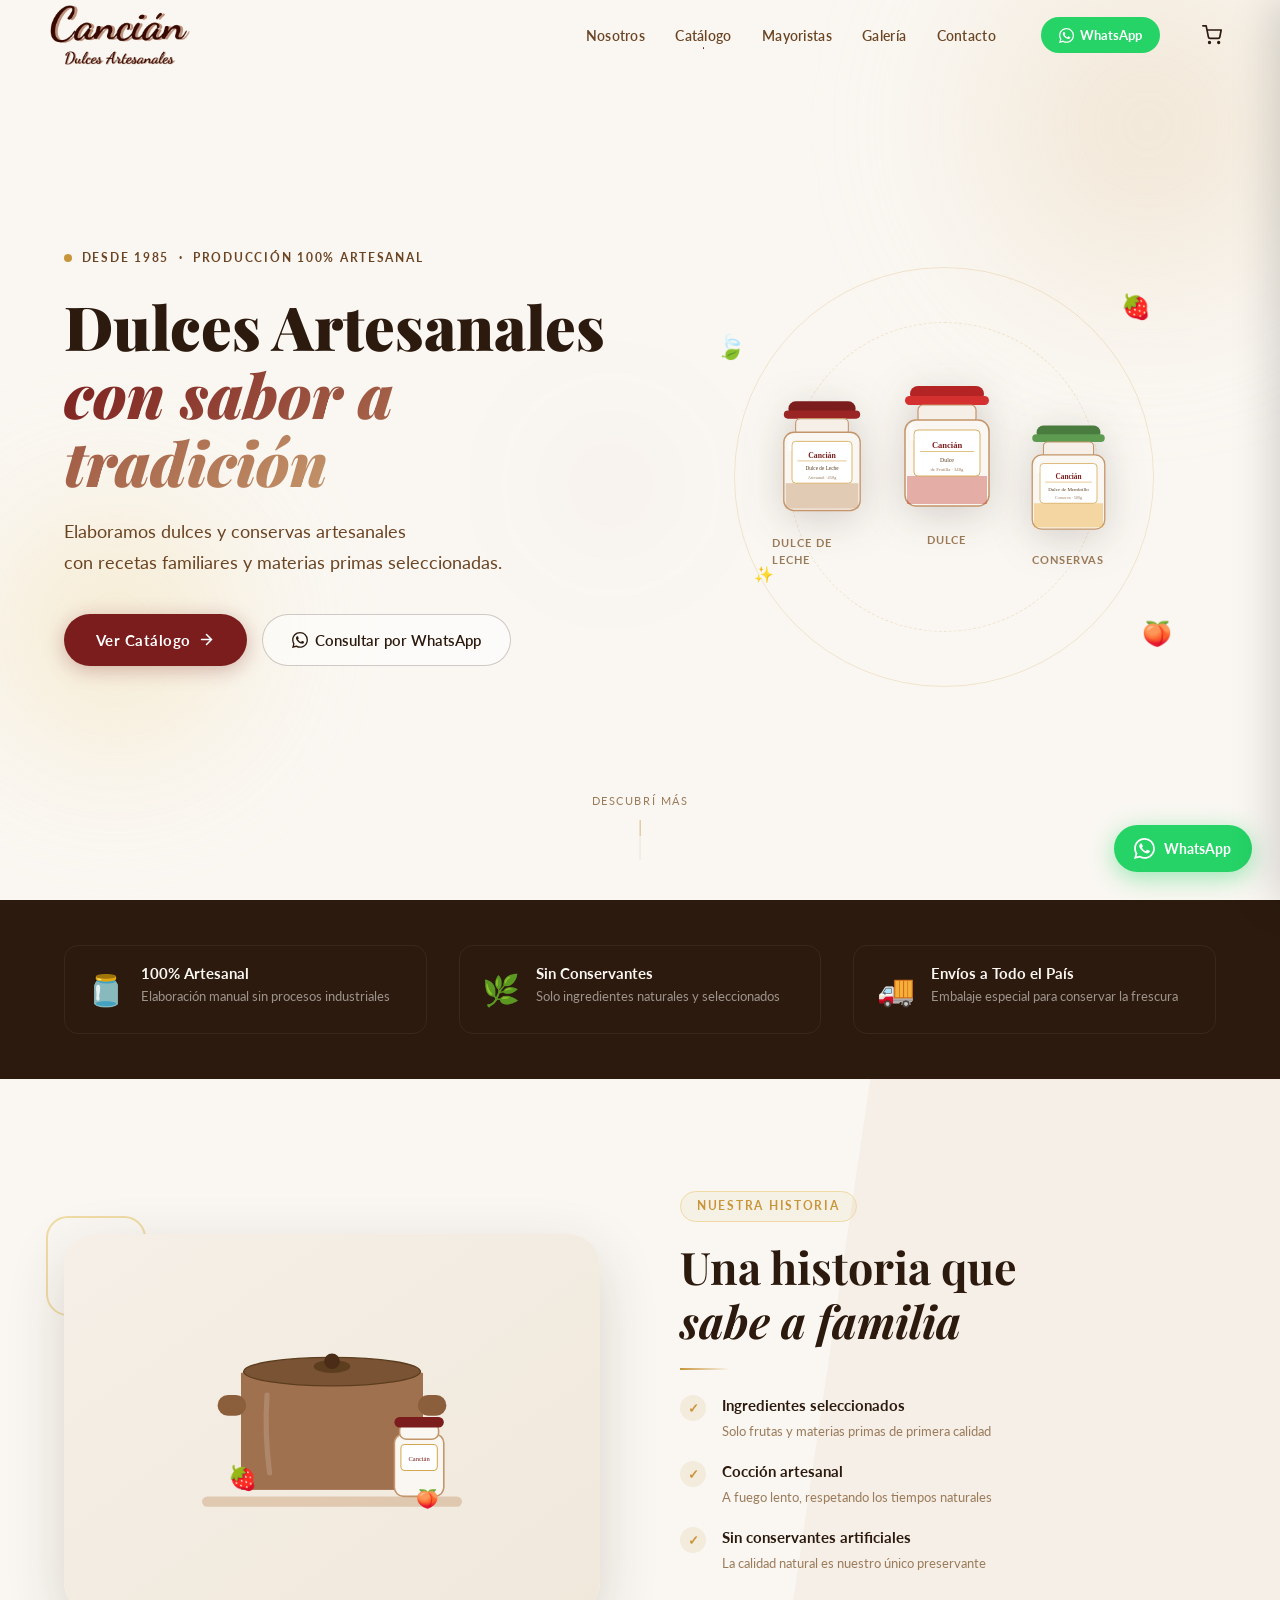
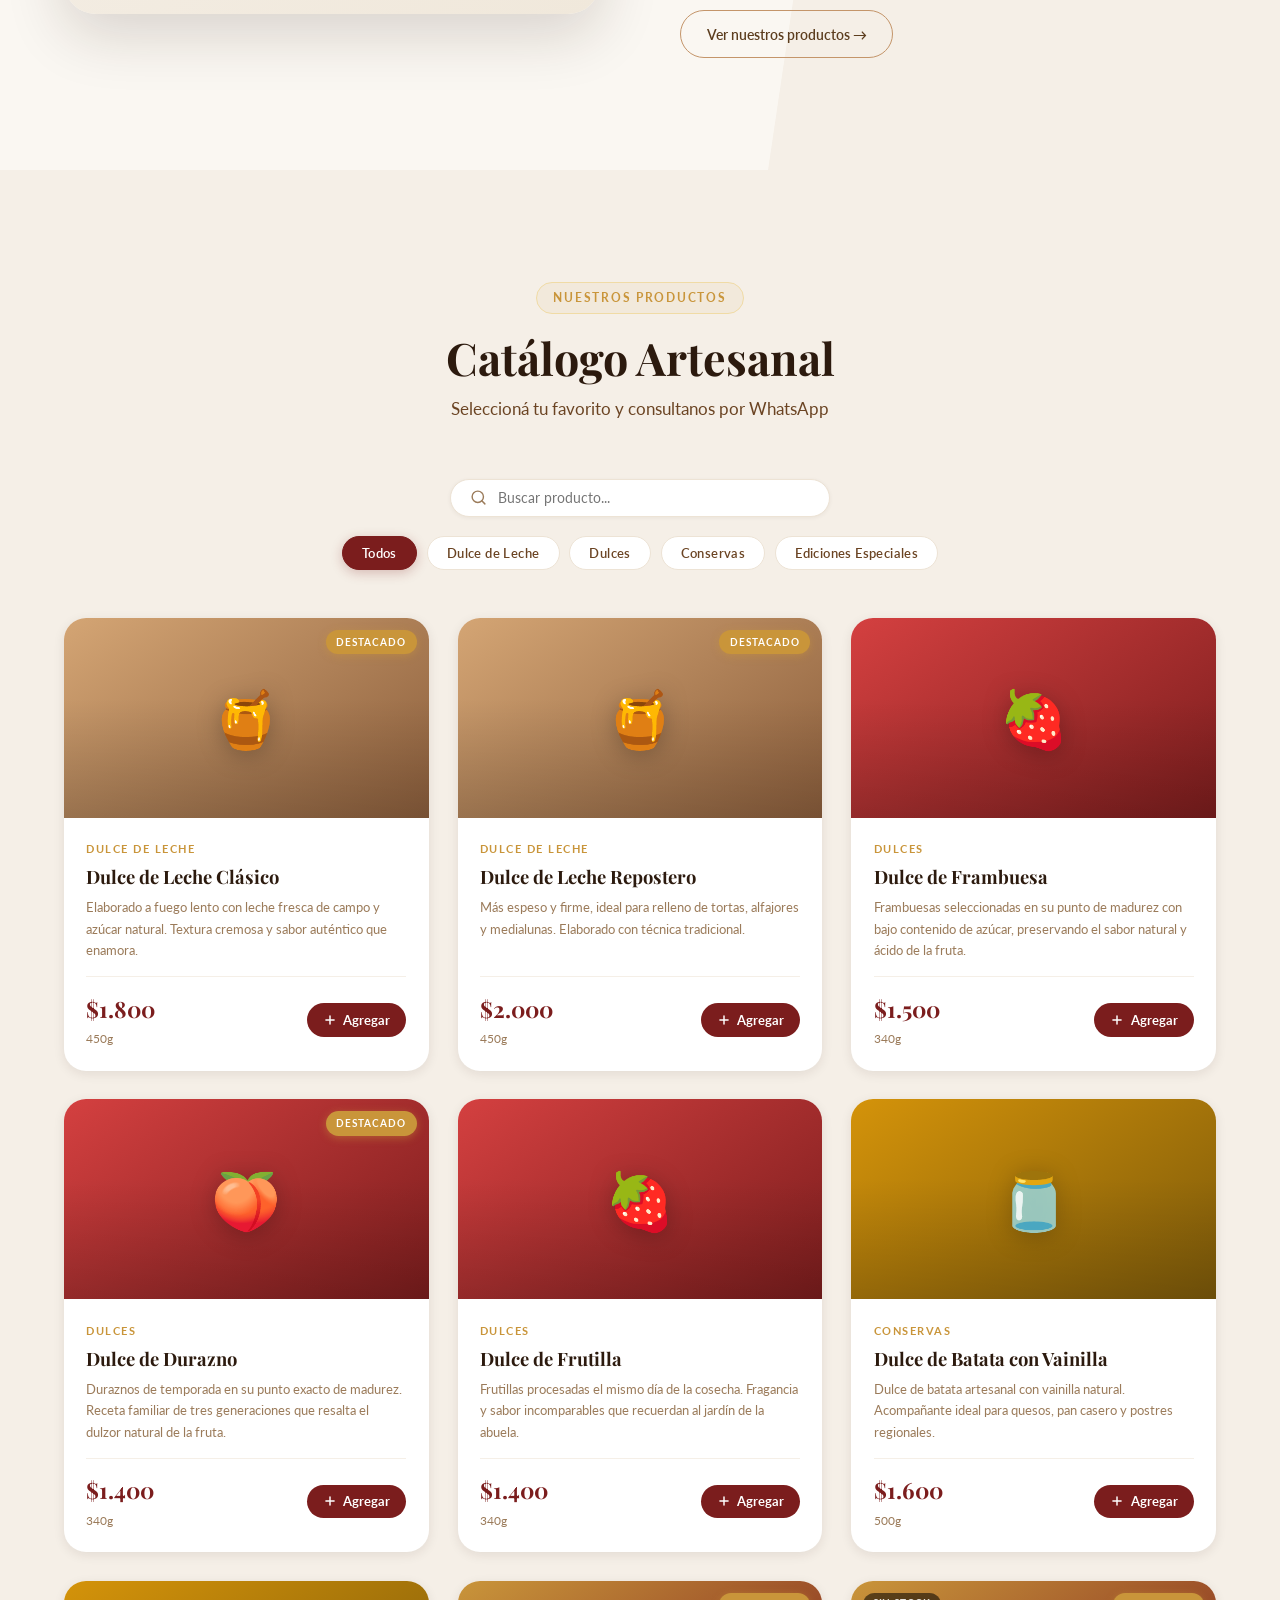
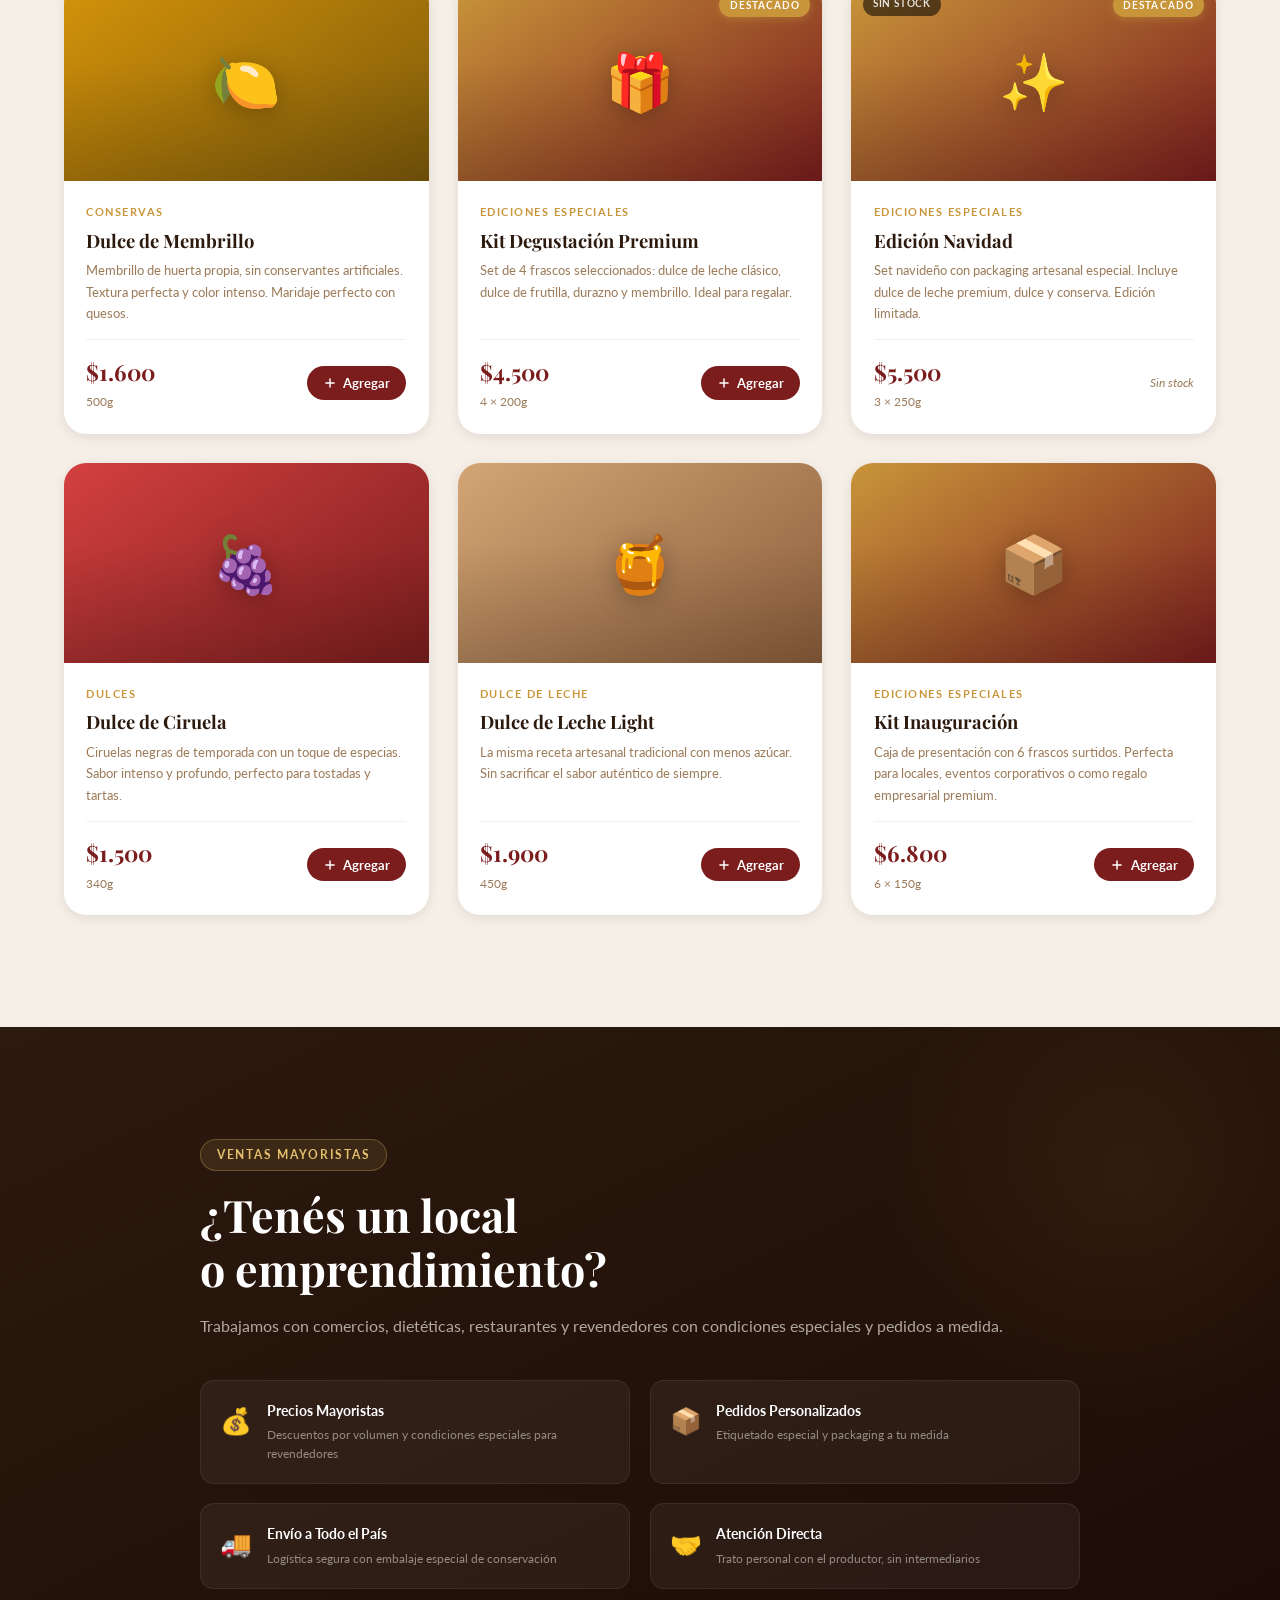
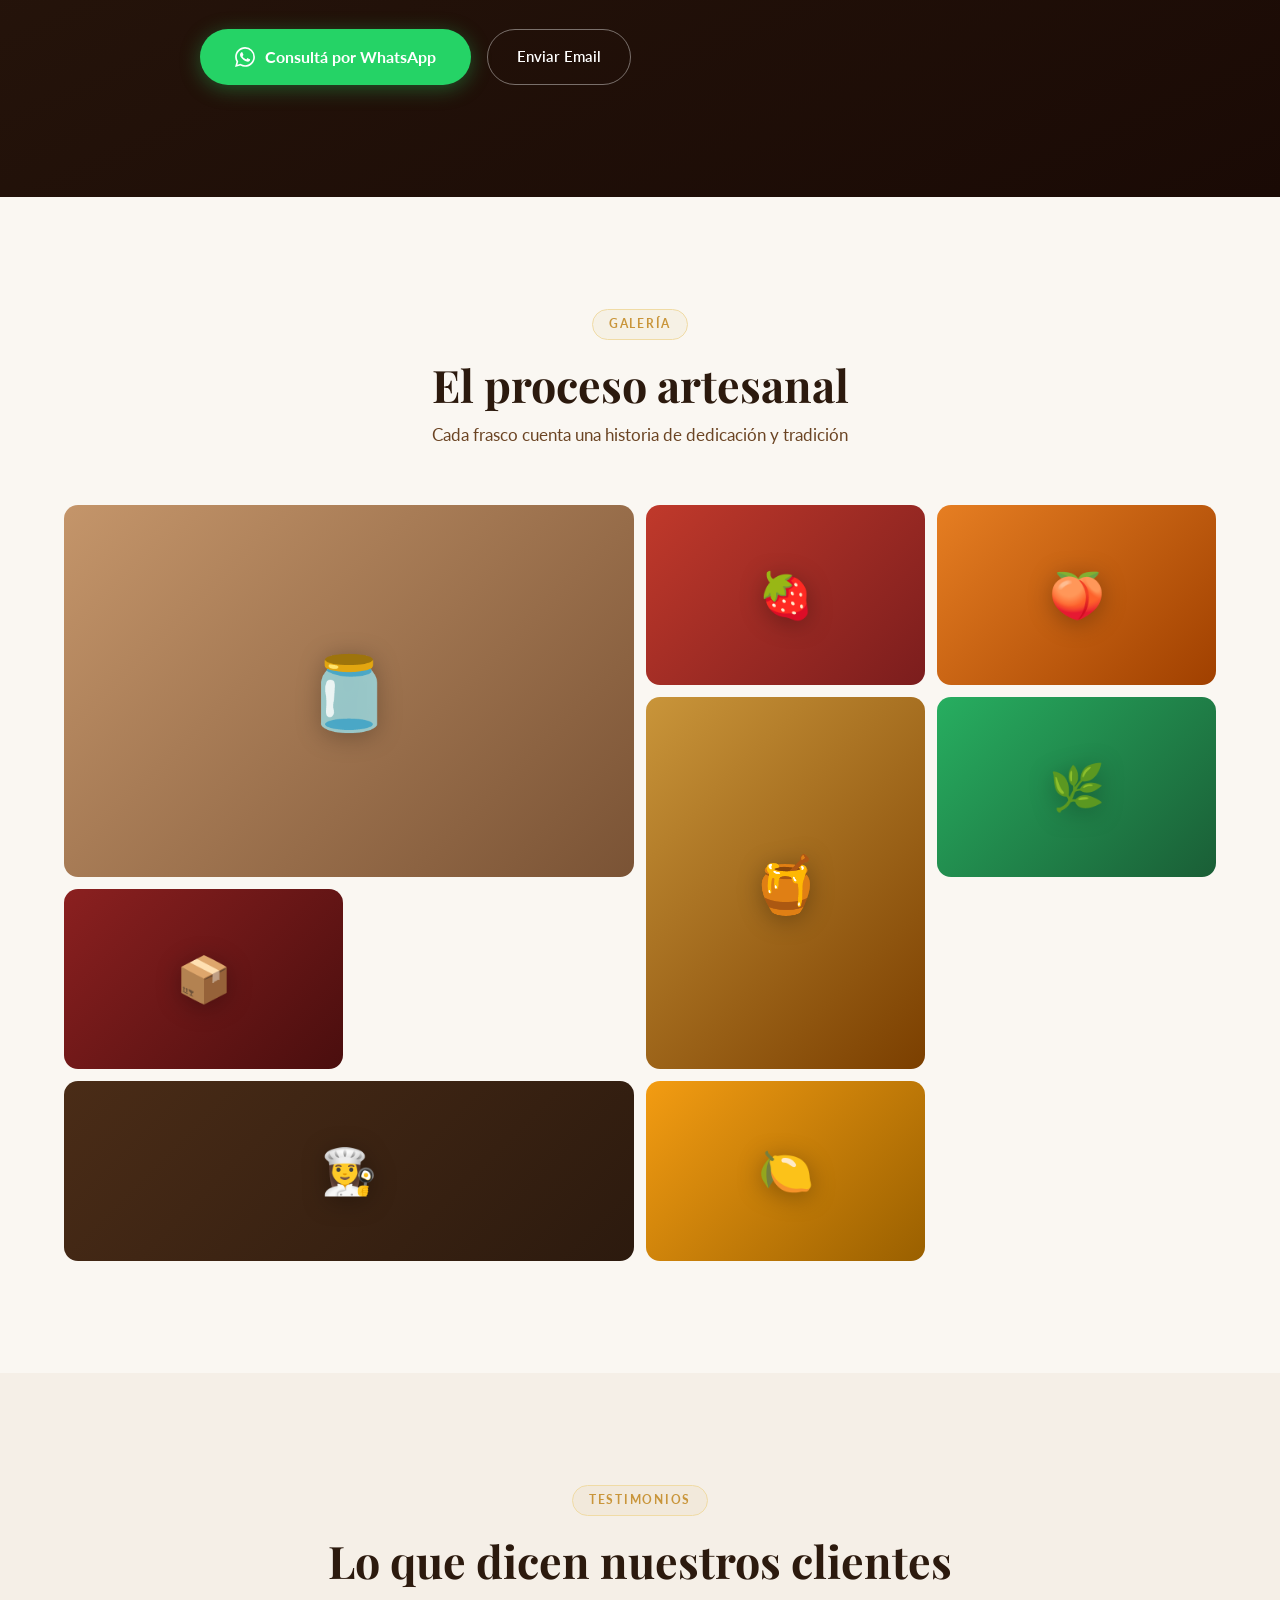
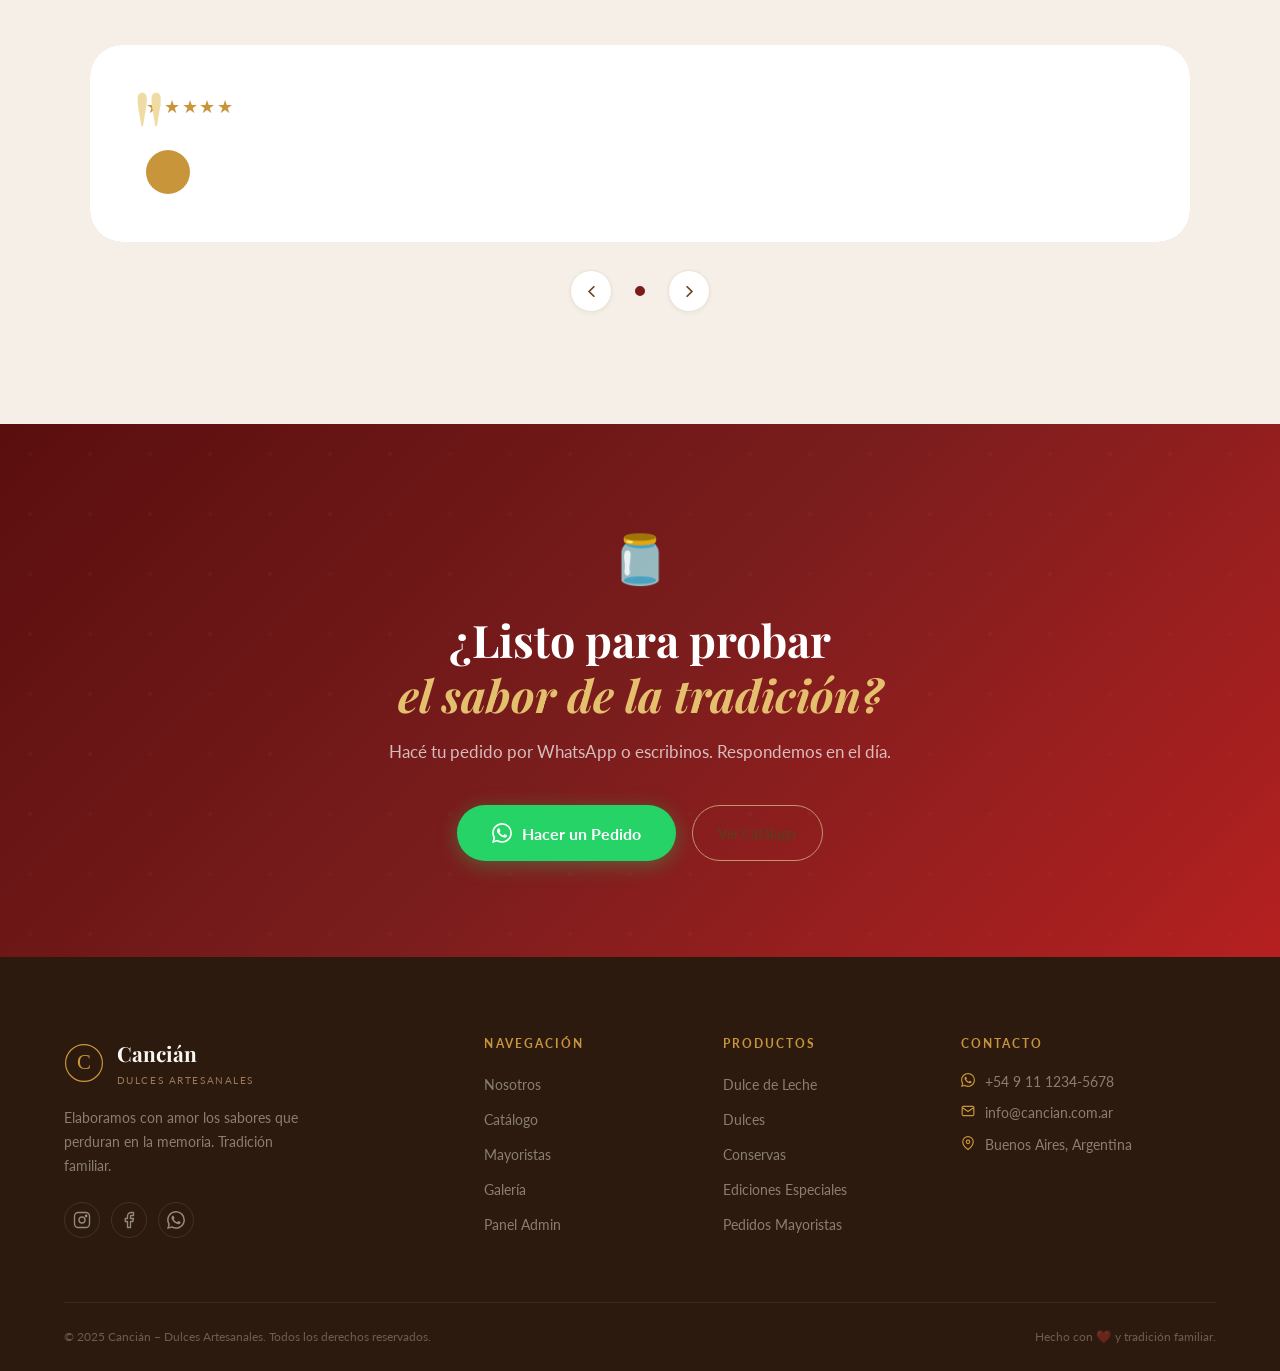
<file: index.html>
<!DOCTYPE html>
<html lang="es">
<head>
    <meta charset="UTF-8">
    <meta name="viewport" content="width=device-width, initial-scale=1.0">
    <meta name="description" content="Cancián Dulces Artesanales – Elaboramos dulces, dulces y conservas con recetas familiares y materias primas seleccionadas desde 1985.">
    <meta name="keywords" content="dulce de leche artesanal, dulces artesanales, conservas, dulces caseros, productos regionales Argentina">
    <meta property="og:title" content="Cancián – Dulces Artesanales">
    <meta property="og:description" content="Dulces y dulces artesanales con recetas familiares de tradición. Desde 1985.">
    <meta property="og:type" content="website">
    <title>Cancián – Dulces Artesanales</title>

    <link rel="preconnect" href="https://fonts.googleapis.com">
    <link rel="preconnect" href="https://fonts.gstatic.com" crossorigin>
    <link href="https://fonts.googleapis.com/css2?family=Playfair+Display:ital,wght@0,400;0,500;0,600;0,700;0,900;1,400;1,700&family=Crimson+Text:ital,wght@0,400;0,600;1,400&family=Lato:wght@300;400;700&display=swap" rel="stylesheet">
    <link rel="stylesheet" href="style.css?v=2">
    <link rel="icon" href="data:image/svg+xml,<svg xmlns='http://www.w3.org/2000/svg' viewBox='0 0 100 100'><rect width='100' height='100' rx='14' fill='%237B1D1D'/><text x='50%25' y='66%25' text-anchor='middle' font-family='Georgia,serif' font-size='60' fill='%23C9953A'>C</text></svg>">
</head>
<body class="is-loading">

    <!-- ====== LOADING SCREEN ====== -->
    <div class="loading-screen" id="loadingScreen">
        <div class="loading-inner">
            <div class="loading-emblem">
                <svg viewBox="0 0 100 100" xmlns="http://www.w3.org/2000/svg">
                    <circle cx="50" cy="50" r="46" fill="none" stroke="#C9953A" stroke-width="1.5" stroke-dasharray="289" stroke-dashoffset="289" class="loading-circle-anim"/>
                    <text x="50%" y="65%" text-anchor="middle" font-family="Georgia,serif" font-size="52" fill="#C9953A">C</text>
                </svg>
            </div>
            <p class="loading-name">Cancián</p>
            <p class="loading-sub">Dulces Artesanales</p>
            <div class="loading-bar-wrap"><div class="loading-bar-fill" id="loadingBar"></div></div>
        </div>
    </div>

    <!-- ====== WHATSAPP FLOTANTE ====== -->
    <a href="https://wa.me/5491112345678?text=Hola!%20Me%20interesa%20conocer%20sus%20productos%20artesanales." class="whatsapp-float" target="_blank" rel="noopener noreferrer" aria-label="Escribinos por WhatsApp">
        <svg viewBox="0 0 24 24" xmlns="http://www.w3.org/2000/svg" fill="currentColor">
            <path d="M17.472 14.382c-.297-.149-1.758-.867-2.03-.967-.273-.099-.471-.148-.67.15-.197.297-.767.966-.94 1.164-.173.199-.347.223-.644.075-.297-.15-1.255-.463-2.39-1.475-.883-.788-1.48-1.761-1.653-2.059-.173-.297-.018-.458.13-.606.134-.133.298-.347.446-.52.149-.174.198-.298.298-.497.099-.198.05-.371-.025-.52-.075-.149-.669-1.612-.916-2.207-.242-.579-.487-.5-.669-.51-.173-.008-.371-.01-.57-.01-.198 0-.52.074-.792.372-.272.297-1.04 1.016-1.04 2.479 0 1.462 1.065 2.875 1.213 3.074.149.198 2.096 3.2 5.077 4.487.709.306 1.262.489 1.694.625.712.227 1.36.195 1.871.118.571-.085 1.758-.719 2.006-1.413.248-.694.248-1.289.173-1.413-.074-.124-.272-.198-.57-.347m-5.421 7.403h-.004a9.87 9.87 0 01-5.031-1.378l-.361-.214-3.741.982.998-3.648-.235-.374a9.86 9.86 0 01-1.51-5.26c.001-5.45 4.436-9.884 9.888-9.884 2.64 0 5.122 1.03 6.988 2.898a9.825 9.825 0 012.893 6.994c-.003 5.45-4.437 9.884-9.885 9.884m8.413-18.297A11.815 11.815 0 0012.05 0C5.495 0 .16 5.335.157 11.892c0 2.096.547 4.142 1.588 5.945L.057 24l6.305-1.654a11.882 11.882 0 005.683 1.448h.005c6.554 0 11.89-5.335 11.893-11.893a11.821 11.821 0 00-3.48-8.413Z"/>
        </svg>
        <span class="wa-label">WhatsApp</span>
    </a>

    <!-- ====== NAVBAR ====== -->
    <nav class="navbar" id="navbar">
        <div class="nav-inner">
            <a href="#home" class="nav-logo">
                <img src="logo-cropped.png" alt="Cancián – Dulces Artesanales" class="nav-logo-img">
            </a>

            <ul class="nav-links" id="navLinks">
                <li><a href="#nosotros" class="nav-link">Nosotros</a></li>
                <li><a href="#catalogo" class="nav-link">Catálogo</a></li>
                <li><a href="#mayoristas" class="nav-link">Mayoristas</a></li>
                <li><a href="#galeria" class="nav-link">Galería</a></li>
                <li><a href="#contacto" class="nav-link">Contacto</a></li>
            </ul>

            <a href="https://wa.me/5491112345678" class="btn-nav-wa" target="_blank" rel="noopener">
                <svg viewBox="0 0 24 24" width="15" height="15" xmlns="http://www.w3.org/2000/svg" fill="currentColor">
                    <path d="M17.472 14.382c-.297-.149-1.758-.867-2.03-.967-.273-.099-.471-.148-.67.15-.197.297-.767.966-.94 1.164-.173.199-.347.223-.644.075-.297-.15-1.255-.463-2.39-1.475-.883-.788-1.48-1.761-1.653-2.059-.173-.297-.018-.458.13-.606.134-.133.298-.347.446-.52.149-.174.198-.298.298-.497.099-.198.05-.371-.025-.52-.075-.149-.669-1.612-.916-2.207-.242-.579-.487-.5-.669-.51-.173-.008-.371-.01-.57-.01-.198 0-.52.074-.792.372-.272.297-1.04 1.016-1.04 2.479 0 1.462 1.065 2.875 1.213 3.074.149.198 2.096 3.2 5.077 4.487.709.306 1.262.489 1.694.625.712.227 1.36.195 1.871.118.571-.085 1.758-.719 2.006-1.413.248-.694.248-1.289.173-1.413-.074-.124-.272-.198-.57-.347m-5.421 7.403h-.004a9.87 9.87 0 01-5.031-1.378l-.361-.214-3.741.982.998-3.648-.235-.374a9.86 9.86 0 01-1.51-5.26c.001-5.45 4.436-9.884 9.888-9.884 2.64 0 5.122 1.03 6.988 2.898a9.825 9.825 0 012.893 6.994c-.003 5.45-4.437 9.884-9.885 9.884m8.413-18.297A11.815 11.815 0 0012.05 0C5.495 0 .16 5.335.157 11.892c0 2.096.547 4.142 1.588 5.945L.057 24l6.305-1.654a11.882 11.882 0 005.683 1.448h.005c6.554 0 11.89-5.335 11.893-11.893a11.821 11.821 0 00-3.48-8.413Z"/>
                </svg>
                WhatsApp
            </a>

            <button class="cart-nav-btn" id="cartNavBtn" aria-label="Ver carrito">
                <svg viewBox="0 0 24 24" width="20" height="20" fill="none" stroke="currentColor" stroke-width="2" stroke-linecap="round" stroke-linejoin="round" xmlns="http://www.w3.org/2000/svg"><circle cx="9" cy="21" r="1"/><circle cx="20" cy="21" r="1"/><path d="M1 1h4l2.68 13.39a2 2 0 001.99 1.61h9.72a2 2 0 001.99-1.61L23 6H6"/></svg>
                <span class="cart-badge" id="cartBadge" style="display:none">0</span>
            </button>

            <button class="nav-toggle" id="navToggle" aria-label="Abrir menú">
                <span></span><span></span><span></span>
            </button>
        </div>
    </nav>

    <!-- ====== HERO ====== -->
    <section class="hero" id="home">
        <div class="hero-bg-orbs">
            <div class="orb orb-1"></div>
            <div class="orb orb-2"></div>
            <div class="orb orb-3"></div>
        </div>

        <div class="hero-inner">
            <!-- Text -->
            <div class="hero-text" data-reveal="fade-right">
                <div class="hero-badge">
                    <span class="badge-pulse"></span>
                    Desde 1985 &nbsp;·&nbsp; Producción 100% Artesanal
                </div>
                <h1 class="hero-h1">
                    Dulces Artesanales<br>
                    <em>con sabor a tradición</em>
                </h1>
                <p class="hero-p">
                    Elaboramos dulces y conservas artesanales<br class="hero-br">
                    con recetas familiares y materias primas seleccionadas.
                </p>
                <div class="hero-btns">
                    <a href="#catalogo" class="btn-primary">
                        Ver Catálogo
                        <svg viewBox="0 0 24 24" width="17" height="17" fill="none" stroke="currentColor" stroke-width="2.2" stroke-linecap="round" xmlns="http://www.w3.org/2000/svg"><path d="M5 12h14M12 5l7 7-7 7"/></svg>
                    </a>
                    <a href="https://wa.me/5491112345678?text=Hola!%20Me%20interesan%20sus%20productos%20artesanales." class="btn-outline-hero" target="_blank" rel="noopener">
                        <svg viewBox="0 0 24 24" width="16" height="16" fill="currentColor" xmlns="http://www.w3.org/2000/svg"><path d="M17.472 14.382c-.297-.149-1.758-.867-2.03-.967-.273-.099-.471-.148-.67.15-.197.297-.767.966-.94 1.164-.173.199-.347.223-.644.075-.297-.15-1.255-.463-2.39-1.475-.883-.788-1.48-1.761-1.653-2.059-.173-.297-.018-.458.13-.606.134-.133.298-.347.446-.52.149-.174.198-.298.298-.497.099-.198.05-.371-.025-.52-.075-.149-.669-1.612-.916-2.207-.242-.579-.487-.5-.669-.51-.173-.008-.371-.01-.57-.01-.198 0-.52.074-.792.372-.272.297-1.04 1.016-1.04 2.479 0 1.462 1.065 2.875 1.213 3.074.149.198 2.096 3.2 5.077 4.487.709.306 1.262.489 1.694.625.712.227 1.36.195 1.871.118.571-.085 1.758-.719 2.006-1.413.248-.694.248-1.289.173-1.413-.074-.124-.272-.198-.57-.347m-5.421 7.403h-.004a9.87 9.87 0 01-5.031-1.378l-.361-.214-3.741.982.998-3.648-.235-.374a9.86 9.86 0 01-1.51-5.26c.001-5.45 4.436-9.884 9.888-9.884 2.64 0 5.122 1.03 6.988 2.898a9.825 9.825 0 012.893 6.994c-.003 5.45-4.437 9.884-9.885 9.884m8.413-18.297A11.815 11.815 0 0012.05 0C5.495 0 .16 5.335.157 11.892c0 2.096.547 4.142 1.588 5.945L.057 24l6.305-1.654a11.882 11.882 0 005.683 1.448h.005c6.554 0 11.89-5.335 11.893-11.893a11.821 11.821 0 00-3.48-8.413Z"/></svg>
                        Consultar por WhatsApp
                    </a>
                </div>
            </div>

            <!-- Visual -->
            <div class="hero-visual" data-reveal="fade-left">
                <div class="hero-ring hero-ring-out"></div>
                <div class="hero-ring hero-ring-in"></div>
                <div class="hero-jars-wrap">
                    <!-- Jar 1 -->
                    <div class="hjar hjar-1">
                        <svg viewBox="0 0 110 155" xmlns="http://www.w3.org/2000/svg">
                            <rect x="18" y="18" width="74" height="16" rx="8" fill="#7B1D1D"/>
                            <rect x="13" y="28" width="84" height="9" rx="4.5" fill="#9B2525"/>
                            <rect x="26" y="37" width="58" height="18" rx="5" fill="#F5EFE7" stroke="#C4956A" stroke-width="1.2"/>
                            <rect x="13" y="52" width="84" height="86" rx="11" fill="#FAF7F2" stroke="#C4956A" stroke-width="1.5"/>
                            <rect x="15" y="108" width="80" height="28" rx="0 0 10 10" fill="#C4956A" opacity="0.45"/>
                            <rect x="22" y="62" width="66" height="46" rx="4" fill="white" stroke="#D4A853" stroke-width="0.9"/>
                            <text x="55" y="80" text-anchor="middle" font-family="Georgia,serif" font-size="8.5" fill="#7B1D1D" font-weight="bold">Cancián</text>
                            <line x1="28" y1="83.5" x2="82" y2="83.5" stroke="#D4A853" stroke-width="0.7"/>
                            <text x="55" y="94" text-anchor="middle" font-family="Georgia,serif" font-size="5.8" fill="#5C3D1E">Dulce de Leche</text>
                            <text x="55" y="103" text-anchor="middle" font-family="Georgia,serif" font-size="4.8" fill="#9B7B5A">Artesanal · 450g</text>
                            <rect x="18" y="55" width="3.5" height="18" rx="1.5" fill="white" opacity="0.55"/>
                        </svg>
                        <span class="hjar-label">Dulce de Leche</span>
                    </div>
                    <!-- Jar 2 -->
                    <div class="hjar hjar-2">
                        <svg viewBox="0 0 110 155" xmlns="http://www.w3.org/2000/svg">
                            <rect x="18" y="18" width="74" height="16" rx="8" fill="#B52424"/>
                            <rect x="13" y="28" width="84" height="9" rx="4.5" fill="#D43030"/>
                            <rect x="26" y="37" width="58" height="18" rx="5" fill="#F5EFE7" stroke="#C4956A" stroke-width="1.2"/>
                            <rect x="13" y="52" width="84" height="86" rx="11" fill="#FAF7F2" stroke="#C4956A" stroke-width="1.5"/>
                            <rect x="15" y="108" width="80" height="28" rx="0 0 10 10" fill="#C0392B" opacity="0.38"/>
                            <rect x="22" y="62" width="66" height="46" rx="4" fill="white" stroke="#D4A853" stroke-width="0.9"/>
                            <text x="55" y="80" text-anchor="middle" font-family="Georgia,serif" font-size="8.5" fill="#7B1D1D" font-weight="bold">Cancián</text>
                            <line x1="28" y1="83.5" x2="82" y2="83.5" stroke="#D4A853" stroke-width="0.7"/>
                            <text x="55" y="94" text-anchor="middle" font-family="Georgia,serif" font-size="5.8" fill="#5C3D1E">Dulce</text>
                            <text x="55" y="103" text-anchor="middle" font-family="Georgia,serif" font-size="4.8" fill="#9B7B5A">de Frutilla · 340g</text>
                            <rect x="18" y="55" width="3.5" height="18" rx="1.5" fill="white" opacity="0.55"/>
                        </svg>
                        <span class="hjar-label">Dulce</span>
                    </div>
                    <!-- Jar 3 -->
                    <div class="hjar hjar-3">
                        <svg viewBox="0 0 110 155" xmlns="http://www.w3.org/2000/svg">
                            <rect x="18" y="18" width="74" height="16" rx="8" fill="#4A7C3F"/>
                            <rect x="13" y="28" width="84" height="9" rx="4.5" fill="#5D9B50"/>
                            <rect x="26" y="37" width="58" height="18" rx="5" fill="#F5EFE7" stroke="#C4956A" stroke-width="1.2"/>
                            <rect x="13" y="52" width="84" height="86" rx="11" fill="#FAF7F2" stroke="#C4956A" stroke-width="1.5"/>
                            <rect x="15" y="108" width="80" height="28" rx="0 0 10 10" fill="#E8A020" opacity="0.38"/>
                            <rect x="22" y="62" width="66" height="46" rx="4" fill="white" stroke="#D4A853" stroke-width="0.9"/>
                            <text x="55" y="80" text-anchor="middle" font-family="Georgia,serif" font-size="8.5" fill="#7B1D1D" font-weight="bold">Cancián</text>
                            <line x1="28" y1="83.5" x2="82" y2="83.5" stroke="#D4A853" stroke-width="0.7"/>
                            <text x="55" y="94" text-anchor="middle" font-family="Georgia,serif" font-size="5.8" fill="#5C3D1E">Dulce de Membrillo</text>
                            <text x="55" y="103" text-anchor="middle" font-family="Georgia,serif" font-size="4.8" fill="#9B7B5A">Conserva · 500g</text>
                            <rect x="18" y="55" width="3.5" height="18" rx="1.5" fill="white" opacity="0.55"/>
                        </svg>
                        <span class="hjar-label">Conservas</span>
                    </div>
                </div>
                <!-- Floating deco -->
                <div class="float-el fl-1">🍓</div>
                <div class="float-el fl-2">🍃</div>
                <div class="float-el fl-3">🍑</div>
                <div class="float-el fl-4">✨</div>
            </div>
        </div>

        <div class="hero-scroll">
            <span>Descubrí más</span>
            <div class="scroll-track"><div class="scroll-dot"></div></div>
        </div>
    </section>

    <!-- ====== FEATURE STRIP ====== -->
    <section class="strip">
        <div class="strip-inner">
            <div class="strip-item" data-reveal="fade-up">
                <div class="strip-icon">🫙</div>
                <div><h4>100% Artesanal</h4><p>Elaboración manual sin procesos industriales</p></div>
            </div>
            <div class="strip-item" data-reveal="fade-up" data-delay="100">
                <div class="strip-icon">🌿</div>
                <div><h4>Sin Conservantes</h4><p>Solo ingredientes naturales y seleccionados</p></div>
            </div>
            <div class="strip-item" data-reveal="fade-up" data-delay="200">
                <div class="strip-icon">🚚</div>
                <div><h4>Envíos a Todo el País</h4><p>Embalaje especial para conservar la frescura</p></div>
            </div>
        </div>
    </section>

    <!-- ====== NOSOTROS ====== -->
    <section class="about" id="nosotros">
        <div class="about-inner">
            <!-- Visual -->
            <div class="about-visual" data-reveal="fade-right">
                <div class="about-img-frame">
                    <div class="about-art">
                        <div class="art-pot-wrap">
                            <svg viewBox="0 0 200 220" xmlns="http://www.w3.org/2000/svg" class="art-pot-svg">
                                <!-- Steam -->
                                <path d="M80 30 Q75 15 80 5" stroke="#C4956A" stroke-width="2" fill="none" stroke-linecap="round" opacity="0.6" class="steam-path s1"/>
                                <path d="M100 28 Q95 10 100 0" stroke="#C4956A" stroke-width="2" fill="none" stroke-linecap="round" opacity="0.6" class="steam-path s2"/>
                                <path d="M120 30 Q125 15 120 5" stroke="#C4956A" stroke-width="2" fill="none" stroke-linecap="round" opacity="0.6" class="steam-path s3"/>
                                <!-- Pot body -->
                                <ellipse cx="100" cy="75" rx="70" ry="12" fill="#8B5E3C"/>
                                <rect x="30" y="73" width="140" height="90" rx="20 20 30 30" fill="#A0714F"/>
                                <!-- Content -->
                                <ellipse cx="100" cy="73" rx="66" ry="10" fill="#C4956A"/>
                                <!-- Handles -->
                                <rect x="12" y="90" width="22" height="16" rx="8" fill="#8B5E3C"/>
                                <rect x="166" y="90" width="22" height="16" rx="8" fill="#8B5E3C"/>
                                <!-- Lid -->
                                <ellipse cx="100" cy="72" rx="68" ry="11" fill="#7A5335" stroke="#5C3D1E" stroke-width="1"/>
                                <ellipse cx="100" cy="68" rx="14" ry="5" fill="#5C3D1E"/>
                                <circle cx="100" cy="64" r="6" fill="#4A2C17"/>
                                <!-- Shine on pot -->
                                <path d="M50 90 Q48 120 52 150" stroke="white" stroke-width="4" fill="none" stroke-linecap="round" opacity="0.15"/>
                                <!-- Table -->
                                <rect x="0" y="168" width="200" height="8" rx="4" fill="#C4956A" opacity="0.4"/>
                                <!-- Jar beside pot -->
                                <rect x="148" y="120" width="38" height="48" rx="7" fill="#FAF7F2" stroke="#C4956A" stroke-width="1.2"/>
                                <rect x="152" y="112" width="30" height="12" rx="5" fill="#FAF7F2" stroke="#C4956A" stroke-width="1.2"/>
                                <rect x="148" y="107" width="38" height="8" rx="4" fill="#7B1D1D"/>
                                <rect x="153" y="128" width="28" height="20" rx="3" fill="white" stroke="#D4A853" stroke-width="0.8"/>
                                <text x="167" y="141" text-anchor="middle" font-family="Georgia,serif" font-size="5" fill="#7B1D1D">Cancián</text>
                                <!-- Fruit icons -->
                                <text x="20" y="160" font-size="18">🍓</text>
                                <text x="165" y="175" font-size="14">🍑</text>
                            </svg>
                        </div>
                    </div>
                </div>
                <div class="about-frame-deco"></div>
            </div>

            <!-- Text -->
            <div class="about-text" data-reveal="fade-left">
                <div class="section-tag">Nuestra Historia</div>
                <h2 class="section-title">Una historia que<br><em>sabe a familia</em></h2>
                <div class="title-line"></div>
                <div class="about-checks">
                    <div class="check-item">
                        <div class="check-icon">✓</div>
                        <div><strong>Ingredientes seleccionados</strong><p>Solo frutas y materias primas de primera calidad</p></div>
                    </div>
                    <div class="check-item">
                        <div class="check-icon">✓</div>
                        <div><strong>Cocción artesanal</strong><p>A fuego lento, respetando los tiempos naturales</p></div>
                    </div>
                    <div class="check-item">
                        <div class="check-icon">✓</div>
                        <div><strong>Sin conservantes artificiales</strong><p>La calidad natural es nuestro único preservante</p></div>
                    </div>
                </div>
                <a href="#catalogo" class="btn-outline-brown">Ver nuestros productos →</a>
            </div>
        </div>
    </section>

    <!-- ====== CATÁLOGO ====== -->
    <section class="catalog" id="catalogo">
        <div class="catalog-inner">
            <div class="section-header" data-reveal="fade-up">
                <div class="section-tag">Nuestros Productos</div>
                <h2 class="section-title">Catálogo Artesanal</h2>
                <p class="section-sub">Seleccioná tu favorito y consultanos por WhatsApp</p>
            </div>

            <!-- Controls -->
            <div class="cat-controls" data-reveal="fade-up">
                <div class="cat-search">
                    <svg viewBox="0 0 24 24" width="17" height="17" fill="none" stroke="currentColor" stroke-width="2" xmlns="http://www.w3.org/2000/svg"><circle cx="11" cy="11" r="8"/><path d="M21 21l-4.35-4.35" stroke-linecap="round"/></svg>
                    <input type="text" id="searchInput" placeholder="Buscar producto..." autocomplete="off">
                    <button class="search-clear" id="searchClear" style="display:none">✕</button>
                </div>
                <div class="cat-filters" id="catFilters">
                    <button class="filter-btn active" data-filter="all">Todos</button>
                    <button class="filter-btn" data-filter="dulce-de-leche">Dulce de Leche</button>
                    <button class="filter-btn" data-filter="dulces">Dulces</button>
                    <button class="filter-btn" data-filter="conservas">Conservas</button>
                    <button class="filter-btn" data-filter="ediciones-especiales">Ediciones Especiales</button>
                </div>
            </div>

            <!-- Grid -->
            <div class="products-grid" id="productsGrid"></div>

            <div class="no-results" id="noResults">
                <div class="no-results-icon">🫙</div>
                <p>No encontramos productos para tu búsqueda.</p>
                <button class="btn-outline-brown" onclick="resetFilters()">Ver todos los productos</button>
            </div>
        </div>
    </section>

    <!-- ====== MAYORISTAS ====== -->
    <section class="wholesale" id="mayoristas">
        <div class="wholesale-inner">
            <div class="wholesale-content" data-reveal="fade-right">
                <div class="section-tag section-tag-light">Ventas Mayoristas</div>
                <h2 class="wholesale-title">¿Tenés un local<br>o emprendimiento?</h2>
                <p class="wholesale-sub">
                    Trabajamos con comercios, dietéticas, restaurantes y revendedores
                    con condiciones especiales y pedidos a medida.
                </p>
                <div class="wholesale-grid">
                    <div class="w-benefit" data-reveal="fade-up">
                        <div class="w-icon">💰</div>
                        <div><strong>Precios Mayoristas</strong><p>Descuentos por volumen y condiciones especiales para revendedores</p></div>
                    </div>
                    <div class="w-benefit" data-reveal="fade-up" data-delay="100">
                        <div class="w-icon">📦</div>
                        <div><strong>Pedidos Personalizados</strong><p>Etiquetado especial y packaging a tu medida</p></div>
                    </div>
                    <div class="w-benefit" data-reveal="fade-up" data-delay="200">
                        <div class="w-icon">🚚</div>
                        <div><strong>Envío a Todo el País</strong><p>Logística segura con embalaje especial de conservación</p></div>
                    </div>
                    <div class="w-benefit" data-reveal="fade-up" data-delay="300">
                        <div class="w-icon">🤝</div>
                        <div><strong>Atención Directa</strong><p>Trato personal con el productor, sin intermediarios</p></div>
                    </div>
                </div>
                <div class="wholesale-ctas">
                    <a href="https://wa.me/5491112345678?text=Hola!%20Quisiera%20información%20sobre%20precios%20mayoristas." class="btn-wa-xl" target="_blank" rel="noopener">
                        <svg viewBox="0 0 24 24" width="20" height="20" fill="currentColor" xmlns="http://www.w3.org/2000/svg"><path d="M17.472 14.382c-.297-.149-1.758-.867-2.03-.967-.273-.099-.471-.148-.67.15-.197.297-.767.966-.94 1.164-.173.199-.347.223-.644.075-.297-.15-1.255-.463-2.39-1.475-.883-.788-1.48-1.761-1.653-2.059-.173-.297-.018-.458.13-.606.134-.133.298-.347.446-.52.149-.174.198-.298.298-.497.099-.198.05-.371-.025-.52-.075-.149-.669-1.612-.916-2.207-.242-.579-.487-.5-.669-.51-.173-.008-.371-.01-.57-.01-.198 0-.52.074-.792.372-.272.297-1.04 1.016-1.04 2.479 0 1.462 1.065 2.875 1.213 3.074.149.198 2.096 3.2 5.077 4.487.709.306 1.262.489 1.694.625.712.227 1.36.195 1.871.118.571-.085 1.758-.719 2.006-1.413.248-.694.248-1.289.173-1.413-.074-.124-.272-.198-.57-.347m-5.421 7.403h-.004a9.87 9.87 0 01-5.031-1.378l-.361-.214-3.741.982.998-3.648-.235-.374a9.86 9.86 0 01-1.51-5.26c.001-5.45 4.436-9.884 9.888-9.884 2.64 0 5.122 1.03 6.988 2.898a9.825 9.825 0 012.893 6.994c-.003 5.45-4.437 9.884-9.885 9.884m8.413-18.297A11.815 11.815 0 0012.05 0C5.495 0 .16 5.335.157 11.892c0 2.096.547 4.142 1.588 5.945L.057 24l6.305-1.654a11.882 11.882 0 005.683 1.448h.005c6.554 0 11.89-5.335 11.893-11.893a11.821 11.821 0 00-3.48-8.413Z"/></svg>
                        Consultá por WhatsApp
                    </a>
                    <a href="mailto:mayoristas@cancian.com.ar" class="btn-outline-white">Enviar Email</a>
                </div>
            </div>
        </div>
    </section>

    <!-- ====== GALERÍA ====== -->
    <section class="gallery" id="galeria">
        <div class="gallery-inner">
            <div class="section-header" data-reveal="fade-up">
                <div class="section-tag">Galería</div>
                <h2 class="section-title">El proceso artesanal</h2>
                <p class="section-sub">Cada frasco cuenta una historia de dedicación y tradición</p>
            </div>
            <div class="gallery-grid" data-reveal="fade-up">
                <div class="gitem gitem-lg">
                    <div class="gimg" style="background:linear-gradient(135deg,#C4956A 0%,#7A5335 100%)"><span class="gemoji">🫙</span></div>
                    <div class="govl"><p>Frascos recién elaborados</p></div>
                </div>
                <div class="gitem">
                    <div class="gimg" style="background:linear-gradient(135deg,#C0392B 0%,#7B1D1D 100%)"><span class="gemoji">🍓</span></div>
                    <div class="govl"><p>Frutillas de temporada</p></div>
                </div>
                <div class="gitem">
                    <div class="gimg" style="background:linear-gradient(135deg,#E67E22 0%,#A04000 100%)"><span class="gemoji">🍑</span></div>
                    <div class="govl"><p>Duraznos seleccionados</p></div>
                </div>
                <div class="gitem gitem-tall">
                    <div class="gimg" style="background:linear-gradient(135deg,#C9953A 0%,#7B3F00 100%)"><span class="gemoji">🍯</span></div>
                    <div class="govl"><p>Dulce de leche artesanal</p></div>
                </div>
                <div class="gitem">
                    <div class="gimg" style="background:linear-gradient(135deg,#27AE60 0%,#1A5E36 100%)"><span class="gemoji">🌿</span></div>
                    <div class="govl"><p>Ingredientes naturales</p></div>
                </div>
                <div class="gitem">
                    <div class="gimg" style="background:linear-gradient(135deg,#8B2020 0%,#4A0E0E 100%)"><span class="gemoji">📦</span></div>
                    <div class="govl"><p>Packaging artesanal</p></div>
                </div>
                <div class="gitem gitem-wide">
                    <div class="gimg" style="background:linear-gradient(135deg,#4A2C17 0%,#2C1A0E 100%)"><span class="gemoji">👩‍🍳</span></div>
                    <div class="govl"><p>Elaboración familiar</p></div>
                </div>
                <div class="gitem">
                    <div class="gimg" style="background:linear-gradient(135deg,#F39C12 0%,#9A6000 100%)"><span class="gemoji">🍋</span></div>
                    <div class="govl"><p>Cítricos de huerta propia</p></div>
                </div>
            </div>
        </div>
    </section>

    <!-- ====== TESTIMONIOS ====== -->
    <section class="testimonials" id="testimonios">
        <div class="test-inner">
            <div class="section-header" data-reveal="fade-up">
                <div class="section-tag">Testimonios</div>
                <h2 class="section-title">Lo que dicen nuestros clientes</h2>
            </div>
            <div class="test-slider" data-reveal="fade-up">
                <div class="test-track-wrap">
                    <div class="test-track" id="testTrack">
                        <div class="tcard">
                            <div class="tcard-stars">★★★★★</div>
                            <p class="tcard-text"></p>
                            <div class="tcard-author">
                                <div class="tcard-av" style="background:#C9953A"></div>
                                <div><strong></strong><span></span></div>
                            </div>
                        </div>
                    </div>
                </div>
                <div class="test-controls">
                    <button class="t-btn t-prev" id="tPrev" aria-label="Anterior">
                        <svg viewBox="0 0 24 24" width="19" height="19" fill="none" stroke="currentColor" stroke-width="2.2" stroke-linecap="round" xmlns="http://www.w3.org/2000/svg"><path d="M15 18l-6-6 6-6"/></svg>
                    </button>
                    <div class="test-dots" id="testDots"></div>
                    <button class="t-btn t-next" id="tNext" aria-label="Siguiente">
                        <svg viewBox="0 0 24 24" width="19" height="19" fill="none" stroke="currentColor" stroke-width="2.2" stroke-linecap="round" xmlns="http://www.w3.org/2000/svg"><path d="M9 18l6-6-6-6"/></svg>
                    </button>
                </div>
            </div>
        </div>
    </section>

    <!-- ====== CONTACT CTA ====== -->
    <section class="cta-section" id="contacto">
        <div class="cta-inner" data-reveal="fade-up">
            <div class="cta-deco">🫙</div>
            <h2>¿Listo para probar<br><em>el sabor de la tradición?</em></h2>
            <p>Hacé tu pedido por WhatsApp o escribinos. Respondemos en el día.</p>
            <div class="cta-btns">
                <a href="https://wa.me/5491112345678?text=Hola!%20Quiero%20hacer%20un%20pedido%20de%20dulces%20artesanales." class="btn-wa-xl" target="_blank" rel="noopener">
                    <svg viewBox="0 0 24 24" width="20" height="20" fill="currentColor" xmlns="http://www.w3.org/2000/svg"><path d="M17.472 14.382c-.297-.149-1.758-.867-2.03-.967-.273-.099-.471-.148-.67.15-.197.297-.767.966-.94 1.164-.173.199-.347.223-.644.075-.297-.15-1.255-.463-2.39-1.475-.883-.788-1.48-1.761-1.653-2.059-.173-.297-.018-.458.13-.606.134-.133.298-.347.446-.52.149-.174.198-.298.298-.497.099-.198.05-.371-.025-.52-.075-.149-.669-1.612-.916-2.207-.242-.579-.487-.5-.669-.51-.173-.008-.371-.01-.57-.01-.198 0-.52.074-.792.372-.272.297-1.04 1.016-1.04 2.479 0 1.462 1.065 2.875 1.213 3.074.149.198 2.096 3.2 5.077 4.487.709.306 1.262.489 1.694.625.712.227 1.36.195 1.871.118.571-.085 1.758-.719 2.006-1.413.248-.694.248-1.289.173-1.413-.074-.124-.272-.198-.57-.347m-5.421 7.403h-.004a9.87 9.87 0 01-5.031-1.378l-.361-.214-3.741.982.998-3.648-.235-.374a9.86 9.86 0 01-1.51-5.26c.001-5.45 4.436-9.884 9.888-9.884 2.64 0 5.122 1.03 6.988 2.898a9.825 9.825 0 012.893 6.994c-.003 5.45-4.437 9.884-9.885 9.884m8.413-18.297A11.815 11.815 0 0012.05 0C5.495 0 .16 5.335.157 11.892c0 2.096.547 4.142 1.588 5.945L.057 24l6.305-1.654a11.882 11.882 0 005.683 1.448h.005c6.554 0 11.89-5.335 11.893-11.893a11.821 11.821 0 00-3.48-8.413Z"/></svg>
                    Hacer un Pedido
                </a>
                <a href="#catalogo" class="btn-outline-brown">Ver Catálogo</a>
            </div>
        </div>
    </section>

    <!-- ====== FOOTER ====== -->
    <footer class="footer">
        <div class="footer-inner">
            <div class="footer-brand">
                <div class="footer-logo">
                    <svg viewBox="0 0 50 50" width="40" height="40" xmlns="http://www.w3.org/2000/svg">
                        <circle cx="25" cy="25" r="23" fill="none" stroke="#C9953A" stroke-width="1.5"/>
                        <text x="50%" y="66%" text-anchor="middle" font-family="Georgia,serif" font-size="26" fill="#C9953A">C</text>
                    </svg>
                    <div>
                        <span class="f-brand-name">Cancián</span>
                        <span class="f-brand-sub">Dulces Artesanales</span>
                    </div>
                </div>
                <p>Elaboramos con amor los sabores que perduran en la memoria. Tradición familiar.</p>
                <div class="footer-social">
                    <a href="#" aria-label="Instagram" class="soc-link">
                        <svg viewBox="0 0 24 24" width="18" height="18" fill="none" stroke="currentColor" stroke-width="1.8" xmlns="http://www.w3.org/2000/svg"><rect x="2" y="2" width="20" height="20" rx="5"/><circle cx="12" cy="12" r="4"/><circle cx="17.5" cy="6.5" r="0.8" fill="currentColor"/></svg>
                    </a>
                    <a href="#" aria-label="Facebook" class="soc-link">
                        <svg viewBox="0 0 24 24" width="18" height="18" fill="none" stroke="currentColor" stroke-width="1.8" xmlns="http://www.w3.org/2000/svg"><path d="M18 2h-3a5 5 0 00-5 5v3H7v4h3v8h4v-8h3l1-4h-4V7a1 1 0 011-1h3z" stroke-linecap="round" stroke-linejoin="round"/></svg>
                    </a>
                    <a href="https://wa.me/5491112345678" aria-label="WhatsApp" class="soc-link" target="_blank" rel="noopener">
                        <svg viewBox="0 0 24 24" width="18" height="18" fill="currentColor" xmlns="http://www.w3.org/2000/svg"><path d="M17.472 14.382c-.297-.149-1.758-.867-2.03-.967-.273-.099-.471-.148-.67.15-.197.297-.767.966-.94 1.164-.173.199-.347.223-.644.075-.297-.15-1.255-.463-2.39-1.475-.883-.788-1.48-1.761-1.653-2.059-.173-.297-.018-.458.13-.606.134-.133.298-.347.446-.52.149-.174.198-.298.298-.497.099-.198.05-.371-.025-.52-.075-.149-.669-1.612-.916-2.207-.242-.579-.487-.5-.669-.51-.173-.008-.371-.01-.57-.01-.198 0-.52.074-.792.372-.272.297-1.04 1.016-1.04 2.479 0 1.462 1.065 2.875 1.213 3.074.149.198 2.096 3.2 5.077 4.487.709.306 1.262.489 1.694.625.712.227 1.36.195 1.871.118.571-.085 1.758-.719 2.006-1.413.248-.694.248-1.289.173-1.413-.074-.124-.272-.198-.57-.347m-5.421 7.403h-.004a9.87 9.87 0 01-5.031-1.378l-.361-.214-3.741.982.998-3.648-.235-.374a9.86 9.86 0 01-1.51-5.26c.001-5.45 4.436-9.884 9.888-9.884 2.64 0 5.122 1.03 6.988 2.898a9.825 9.825 0 012.893 6.994c-.003 5.45-4.437 9.884-9.885 9.884m8.413-18.297A11.815 11.815 0 0012.05 0C5.495 0 .16 5.335.157 11.892c0 2.096.547 4.142 1.588 5.945L.057 24l6.305-1.654a11.882 11.882 0 005.683 1.448h.005c6.554 0 11.89-5.335 11.893-11.893a11.821 11.821 0 00-3.48-8.413Z"/></svg>
                    </a>
                </div>
            </div>

            <div class="footer-col">
                <h5>Navegación</h5>
                <ul>
                    <li><a href="#nosotros">Nosotros</a></li>
                    <li><a href="#catalogo">Catálogo</a></li>
                    <li><a href="#mayoristas">Mayoristas</a></li>
                    <li><a href="#galeria">Galería</a></li>
                    <li><a href="admin.html">Panel Admin</a></li>
                </ul>
            </div>

            <div class="footer-col">
                <h5>Productos</h5>
                <ul>
                    <li><a href="#catalogo">Dulce de Leche</a></li>
                    <li><a href="#catalogo">Dulces</a></li>
                    <li><a href="#catalogo">Conservas</a></li>
                    <li><a href="#catalogo">Ediciones Especiales</a></li>
                    <li><a href="#mayoristas">Pedidos Mayoristas</a></li>
                </ul>
            </div>

            <div class="footer-col footer-contact-col">
                <h5>Contacto</h5>
                <ul class="footer-contact-list">
                    <li>
                        <svg viewBox="0 0 24 24" width="14" height="14" fill="currentColor" xmlns="http://www.w3.org/2000/svg"><path d="M17.472 14.382c-.297-.149-1.758-.867-2.03-.967-.273-.099-.471-.148-.67.15-.197.297-.767.966-.94 1.164-.173.199-.347.223-.644.075-.297-.15-1.255-.463-2.39-1.475-.883-.788-1.48-1.761-1.653-2.059-.173-.297-.018-.458.13-.606.134-.133.298-.347.446-.52.149-.174.198-.298.298-.497.099-.198.05-.371-.025-.52-.075-.149-.669-1.612-.916-2.207-.242-.579-.487-.5-.669-.51-.173-.008-.371-.01-.57-.01-.198 0-.52.074-.792.372-.272.297-1.04 1.016-1.04 2.479 0 1.462 1.065 2.875 1.213 3.074.149.198 2.096 3.2 5.077 4.487.709.306 1.262.489 1.694.625.712.227 1.36.195 1.871.118.571-.085 1.758-.719 2.006-1.413.248-.694.248-1.289.173-1.413-.074-.124-.272-.198-.57-.347m-5.421 7.403h-.004a9.87 9.87 0 01-5.031-1.378l-.361-.214-3.741.982.998-3.648-.235-.374a9.86 9.86 0 01-1.51-5.26c.001-5.45 4.436-9.884 9.888-9.884 2.64 0 5.122 1.03 6.988 2.898a9.825 9.825 0 012.893 6.994c-.003 5.45-4.437 9.884-9.885 9.884m8.413-18.297A11.815 11.815 0 0012.05 0C5.495 0 .16 5.335.157 11.892c0 2.096.547 4.142 1.588 5.945L.057 24l6.305-1.654a11.882 11.882 0 005.683 1.448h.005c6.554 0 11.89-5.335 11.893-11.893a11.821 11.821 0 00-3.48-8.413Z"/></svg>
                        <a href="https://wa.me/5491112345678" target="_blank" rel="noopener">+54 9 11 1234-5678</a>
                    </li>
                    <li>
                        <svg viewBox="0 0 24 24" width="14" height="14" fill="none" stroke="currentColor" stroke-width="2" xmlns="http://www.w3.org/2000/svg"><path d="M4 4h16c1.1 0 2 .9 2 2v12c0 1.1-.9 2-2 2H4c-1.1 0-2-.9-2-2V6c0-1.1.9-2 2-2z"/><polyline points="22,6 12,13 2,6"/></svg>
                        <a href="mailto:info@cancian.com.ar">info@cancian.com.ar</a>
                    </li>
                    <li>
                        <svg viewBox="0 0 24 24" width="14" height="14" fill="none" stroke="currentColor" stroke-width="2" xmlns="http://www.w3.org/2000/svg"><path d="M21 10c0 7-9 13-9 13s-9-6-9-13a9 9 0 0118 0z"/><circle cx="12" cy="10" r="3"/></svg>
                        <span>Buenos Aires, Argentina</span>
                    </li>
                    <li>
                        
                    </li>
                </ul>
            </div>
        </div>

        <div class="footer-bottom">
            <p>© 2025 Cancián – Dulces Artesanales. Todos los derechos reservados.</p>
            <p>Hecho con ❤️ y tradición familiar.</p>
        </div>
    </footer>

    <!-- ====== CARRITO ====== -->
    <div class="cart-overlay" id="cartOverlay"></div>
    <div class="cart-panel" id="cartPanel">
        <div class="cart-header">
            <h3 class="cart-title">
                <svg viewBox="0 0 24 24" width="20" height="20" fill="none" stroke="currentColor" stroke-width="2" stroke-linecap="round" stroke-linejoin="round" xmlns="http://www.w3.org/2000/svg"><circle cx="9" cy="21" r="1"/><circle cx="20" cy="21" r="1"/><path d="M1 1h4l2.68 13.39a2 2 0 001.99 1.61h9.72a2 2 0 001.99-1.61L23 6H6"/></svg>
                Mi Pedido
            </h3>
            <button class="cart-close" id="cartClose">✕</button>
        </div>

        <div class="cart-empty" id="cartEmpty">
            <div class="cart-empty-icon">🛒</div>
            <p>Tu carrito está vacío</p>
            <small>Agregá productos del catálogo</small>
        </div>

        <div class="cart-items" id="cartItems"></div>

        <div class="cart-footer" id="cartFooter">
            <div class="cart-total-row">
                <span>Total</span>
                <span class="cart-total-amount" id="cartTotalAmount"></span>
            </div>
            <button class="cart-wa-btn" id="cartWaBtn">
                <svg viewBox="0 0 24 24" width="18" height="18" fill="currentColor" xmlns="http://www.w3.org/2000/svg"><path d="M17.472 14.382c-.297-.149-1.758-.867-2.03-.967-.273-.099-.471-.148-.67.15-.197.297-.767.966-.94 1.164-.173.199-.347.223-.644.075-.297-.15-1.255-.463-2.39-1.475-.883-.788-1.48-1.761-1.653-2.059-.173-.297-.018-.458.13-.606.134-.133.298-.347.446-.52.149-.174.198-.298.298-.497.099-.198.05-.371-.025-.52-.075-.149-.669-1.612-.916-2.207-.242-.579-.487-.5-.669-.51-.173-.008-.371-.01-.57-.01-.198 0-.52.074-.792.372-.272.297-1.04 1.016-1.04 2.479 0 1.462 1.065 2.875 1.213 3.074.149.198 2.096 3.2 5.077 4.487.709.306 1.262.489 1.694.625.712.227 1.36.195 1.871.118.571-.085 1.758-.719 2.006-1.413.248-.694.248-1.289.173-1.413-.074-.124-.272-.198-.57-.347m-5.421 7.403h-.004a9.87 9.87 0 01-5.031-1.378l-.361-.214-3.741.982.998-3.648-.235-.374a9.86 9.86 0 01-1.51-5.26c.001-5.45 4.436-9.884 9.888-9.884 2.64 0 5.122 1.03 6.988 2.898a9.825 9.825 0 012.893 6.994c-.003 5.45-4.437 9.884-9.885 9.884m8.413-18.297A11.815 11.815 0 0012.05 0C5.495 0 .16 5.335.157 11.892c0 2.096.547 4.142 1.588 5.945L.057 24l6.305-1.654a11.882 11.882 0 005.683 1.448h.005c6.554 0 11.89-5.335 11.893-11.893a11.821 11.821 0 00-3.48-8.413Z"/></svg>
                Hacer pedido por WhatsApp
            </button>
            <button class="cart-clear-btn" id="cartClearBtn">Vaciar carrito</button>
        </div>
    </div>

    <!-- Lightbox -->
    <div class="lightbox" id="lightbox">
        <button class="lightbox-close" id="lightboxClose" aria-label="Cerrar">✕</button>
        <img class="lightbox-img" id="lightboxImg" alt="">
    </div>

    <script src="script.js"></script>
</body>
</html>
</file>
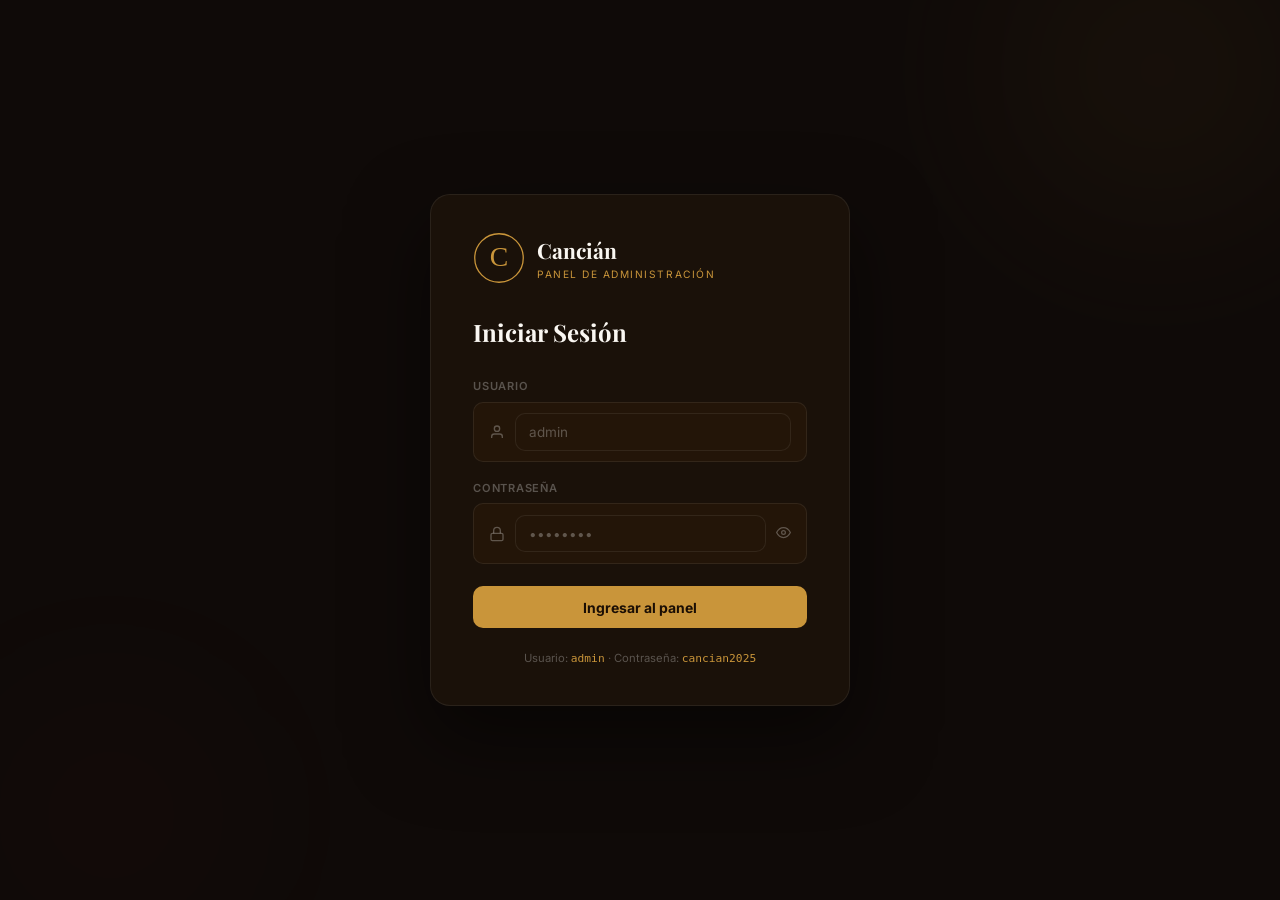
<file: admin.html>
<!DOCTYPE html>
<html lang="es">
<head>
    <meta charset="UTF-8">
    <meta name="viewport" content="width=device-width, initial-scale=1.0">
    <title>Panel Admin – Cancián Dulces Artesanales</title>
    <link rel="preconnect" href="https://fonts.googleapis.com">
    <link rel="preconnect" href="https://fonts.gstatic.com" crossorigin>
    <link href="https://fonts.googleapis.com/css2?family=Playfair+Display:wght@400;700&family=Inter:wght@300;400;500;600;700&display=swap" rel="stylesheet">
    <link rel="stylesheet" href="admin.css">
    <link rel="icon" href="data:image/svg+xml,<svg xmlns='http://www.w3.org/2000/svg' viewBox='0 0 100 100'><rect width='100' height='100' rx='14' fill='%237B1D1D'/><text x='50%25' y='66%25' text-anchor='middle' font-family='Georgia,serif' font-size='60' fill='%23C9953A'>C</text></svg>">
</head>
<body>

    <!-- ====== LOGIN SCREEN ====== -->
    <div class="login-screen" id="loginScreen">
        <div class="login-bg">
            <div class="login-orb lo-1"></div>
            <div class="login-orb lo-2"></div>
        </div>
        <div class="login-card">
            <div class="login-logo">
                <svg viewBox="0 0 60 60" width="52" height="52" xmlns="http://www.w3.org/2000/svg">
                    <circle cx="30" cy="30" r="28" fill="none" stroke="#C9953A" stroke-width="1.5"/>
                    <text x="50%" y="66%" text-anchor="middle" font-family="Georgia,serif" font-size="32" fill="#C9953A">C</text>
                </svg>
                <div>
                    <h1 class="login-brand">Cancián</h1>
                    <p class="login-sub">Panel de Administración</p>
                </div>
            </div>
            <h2 class="login-title">Iniciar Sesión</h2>
            <div class="login-error" id="loginError"></div>
            <form class="login-form" id="loginForm">
                <div class="form-field">
                    <label>Usuario</label>
                    <div class="field-wrap">
                        <svg viewBox="0 0 24 24" width="16" height="16" fill="none" stroke="currentColor" stroke-width="2" xmlns="http://www.w3.org/2000/svg"><path d="M20 21v-2a4 4 0 00-4-4H8a4 4 0 00-4 4v2"/><circle cx="12" cy="7" r="4"/></svg>
                        <input type="text" id="loginUser" placeholder="admin" autocomplete="username" required>
                    </div>
                </div>
                <div class="form-field">
                    <label>Contraseña</label>
                    <div class="field-wrap">
                        <svg viewBox="0 0 24 24" width="16" height="16" fill="none" stroke="currentColor" stroke-width="2" xmlns="http://www.w3.org/2000/svg"><rect x="3" y="11" width="18" height="11" rx="2" ry="2"/><path d="M7 11V7a5 5 0 0110 0v4"/></svg>
                        <input type="password" id="loginPass" placeholder="••••••••" autocomplete="current-password" required>
                        <button type="button" class="toggle-pw" id="togglePw" aria-label="Mostrar contraseña">
                            <svg viewBox="0 0 24 24" width="15" height="15" fill="none" stroke="currentColor" stroke-width="2" xmlns="http://www.w3.org/2000/svg"><path d="M1 12s4-8 11-8 11 8 11 8-4 8-11 8-11-8-11-8z"/><circle cx="12" cy="12" r="3"/></svg>
                        </button>
                    </div>
                </div>
                <button type="submit" class="btn-login">Ingresar al panel</button>
            </form>
            <p class="login-hint">Usuario: <code>admin</code> · Contraseña: <code>cancian2025</code></p>
        </div>
    </div>

    <!-- ====== ADMIN PANEL ====== -->
    <div class="admin-wrap" id="adminWrap" style="display:none">

        <!-- Sidebar -->
        <aside class="sidebar" id="sidebar">
            <div class="sidebar-header">
                <div class="sidebar-logo">
                    <svg viewBox="0 0 50 50" width="34" height="34" xmlns="http://www.w3.org/2000/svg">
                        <circle cx="25" cy="25" r="23" fill="none" stroke="#C9953A" stroke-width="1.5"/>
                        <text x="50%" y="66%" text-anchor="middle" font-family="Georgia,serif" font-size="26" fill="#C9953A">C</text>
                    </svg>
                    <div>
                        <span class="sl-brand">Cancián</span>
                        <span class="sl-sub">Admin</span>
                    </div>
                </div>
                <button class="sidebar-close" id="sidebarClose">✕</button>
            </div>
            <nav class="sidebar-nav">
                <a href="#" class="snav-link active" data-section="dashboard">
                    <svg viewBox="0 0 24 24" width="18" height="18" fill="none" stroke="currentColor" stroke-width="2" xmlns="http://www.w3.org/2000/svg"><rect x="3" y="3" width="7" height="7"/><rect x="14" y="3" width="7" height="7"/><rect x="3" y="14" width="7" height="7"/><rect x="14" y="14" width="7" height="7"/></svg>
                    Dashboard
                </a>
                <a href="#" class="snav-link" data-section="products">
                    <svg viewBox="0 0 24 24" width="18" height="18" fill="none" stroke="currentColor" stroke-width="2" xmlns="http://www.w3.org/2000/svg"><path d="M21 16V8a2 2 0 00-1-1.73l-7-4a2 2 0 00-2 0l-7 4A2 2 0 003 8v8a2 2 0 001 1.73l7 4a2 2 0 002 0l7-4A2 2 0 0021 16z"/></svg>
                    Productos
                </a>
                <a href="index.html" class="snav-link" target="_blank">
                    <svg viewBox="0 0 24 24" width="18" height="18" fill="none" stroke="currentColor" stroke-width="2" xmlns="http://www.w3.org/2000/svg"><path d="M18 13v6a2 2 0 01-2 2H5a2 2 0 01-2-2V8a2 2 0 012-2h6"/><polyline points="15 3 21 3 21 9"/><line x1="10" y1="14" x2="21" y2="3"/></svg>
                    Ver Sitio Web
                </a>
            </nav>
            <div class="sidebar-footer">
                <button class="btn-logout" id="logoutBtn">
                    <svg viewBox="0 0 24 24" width="16" height="16" fill="none" stroke="currentColor" stroke-width="2" xmlns="http://www.w3.org/2000/svg"><path d="M9 21H5a2 2 0 01-2-2V5a2 2 0 012-2h4"/><polyline points="16 17 21 12 16 7"/><line x1="21" y1="12" x2="9" y2="12"/></svg>
                    Cerrar Sesión
                </button>
            </div>
        </aside>

        <!-- Main -->
        <main class="admin-main">

            <!-- Top bar -->
            <header class="admin-topbar">
                <button class="menu-toggle" id="menuToggle">
                    <svg viewBox="0 0 24 24" width="20" height="20" fill="none" stroke="currentColor" stroke-width="2.2" xmlns="http://www.w3.org/2000/svg"><line x1="3" y1="6" x2="21" y2="6"/><line x1="3" y1="12" x2="21" y2="12"/><line x1="3" y1="18" x2="21" y2="18"/></svg>
                </button>
                <div class="topbar-title" id="topbarTitle">Dashboard</div>
                <div class="topbar-user">
                    <div class="user-av">A</div>
                    <span>Administrador</span>
                </div>
            </header>

            <!-- DASHBOARD SECTION -->
            <section class="admin-section active" id="sec-dashboard">
                <div class="section-pad">
                    <h2 class="admin-h2">Resumen General</h2>
                    <div class="stats-grid" id="statsGrid"></div>

                    <h3 class="admin-h3" style="margin-top:2.5rem">Productos Destacados</h3>
                    <div class="featured-grid" id="featuredGrid"></div>

                    <div class="quick-actions">
                        <h3 class="admin-h3">Acciones Rápidas</h3>
                        <div class="qa-btns">
                            <button class="qa-btn" id="qaAddProduct">
                                <svg viewBox="0 0 24 24" width="20" height="20" fill="none" stroke="currentColor" stroke-width="2" xmlns="http://www.w3.org/2000/svg"><circle cx="12" cy="12" r="10"/><line x1="12" y1="8" x2="12" y2="16"/><line x1="8" y1="12" x2="16" y2="12"/></svg>
                                Agregar Producto
                            </button>
                            <button class="qa-btn" id="qaViewProducts">
                                <svg viewBox="0 0 24 24" width="20" height="20" fill="none" stroke="currentColor" stroke-width="2" xmlns="http://www.w3.org/2000/svg"><path d="M21 16V8a2 2 0 00-1-1.73l-7-4a2 2 0 00-2 0l-7 4A2 2 0 003 8v8a2 2 0 001 1.73l7 4a2 2 0 002 0l7-4A2 2 0 0021 16z"/></svg>
                                Ver Catálogo
                            </button>
                            <a href="index.html" target="_blank" class="qa-btn">
                                <svg viewBox="0 0 24 24" width="20" height="20" fill="none" stroke="currentColor" stroke-width="2" xmlns="http://www.w3.org/2000/svg"><path d="M18 13v6a2 2 0 01-2 2H5a2 2 0 01-2-2V8a2 2 0 012-2h6"/><polyline points="15 3 21 3 21 9"/><line x1="10" y1="14" x2="21" y2="3"/></svg>
                                Ver Sitio Web
                            </a>
                        </div>
                    </div>
                </div>
            </section>

            <!-- PRODUCTS SECTION -->
            <section class="admin-section" id="sec-products">
                <div class="section-pad">
                    <div class="section-topbar">
                        <h2 class="admin-h2">Gestión de Productos</h2>
                        <button class="btn-add" id="addProductBtn">
                            <svg viewBox="0 0 24 24" width="16" height="16" fill="none" stroke="currentColor" stroke-width="2.5" xmlns="http://www.w3.org/2000/svg"><line x1="12" y1="5" x2="12" y2="19"/><line x1="5" y1="12" x2="19" y2="12"/></svg>
                            Agregar Producto
                        </button>
                    </div>

                    <!-- Controls -->
                    <div class="prod-controls">
                        <div class="prod-search">
                            <svg viewBox="0 0 24 24" width="15" height="15" fill="none" stroke="currentColor" stroke-width="2" xmlns="http://www.w3.org/2000/svg"><circle cx="11" cy="11" r="8"/><path d="M21 21l-4.35-4.35" stroke-linecap="round"/></svg>
                            <input type="text" id="adminSearch" placeholder="Buscar producto...">
                        </div>
                        <select class="prod-filter" id="adminFilter">
                            <option value="all">Todas las categorías</option>
                            <option value="dulce-de-leche">Dulce de Leche</option>
                            <option value="dulces">Dulces</option>
                            <option value="conservas">Conservas</option>
                            <option value="ediciones-especiales">Ediciones Especiales</option>
                        </select>
                    </div>

                    <!-- Table -->
                    <div class="table-wrap">
                        <table class="prod-table" id="prodTable">
                            <thead>
                                <tr>
                                    <th>Imagen</th>
                                    <th>Nombre</th>
                                    <th>Categoría</th>
                                    <th>Precio</th>
                                    <th>Peso</th>
                                    <th>Stock</th>
                                    <th>Destacado</th>
                                    <th>Acciones</th>
                                </tr>
                            </thead>
                            <tbody id="prodTableBody"></tbody>
                        </table>
                    </div>
                </div>
            </section>

        </main>
    </div>

    <!-- ====== MODAL ADD/EDIT ====== -->
    <div class="modal-overlay" id="modalOverlay">
        <div class="modal" id="modal">
            <div class="modal-header">
                <h3 class="modal-title" id="modalTitle">Agregar Producto</h3>
                <button class="modal-close" id="modalClose">✕</button>
            </div>
            <div class="modal-body">
                <form id="productForm" class="product-form">
                    <input type="hidden" id="pId">

                    <!-- Image upload -->
                    <div class="form-section">
                        <div class="img-upload-area" id="imgUploadArea">
                            <div class="img-preview-wrap" id="imgPreviewWrap">
                                <div class="img-placeholder" id="imgPlaceholder">
                                    <svg viewBox="0 0 24 24" width="32" height="32" fill="none" stroke="currentColor" stroke-width="1.5" xmlns="http://www.w3.org/2000/svg"><rect x="3" y="3" width="18" height="18" rx="2"/><circle cx="8.5" cy="8.5" r="1.5"/><polyline points="21,15 16,10 5,21"/></svg>
                                    <p>Clic para subir imagen</p>
                                    <span>JPG, PNG o WEBP · máx 2MB</span>
                                </div>
                                <img id="imgPreview" alt="Vista previa" style="display:none; width:100%; height:100%; object-fit:cover; border-radius:10px">
                            </div>
                            <div class="img-actions">
                                <button type="button" class="btn-img-upload" id="btnImgUpload">
                                    <svg viewBox="0 0 24 24" width="15" height="15" fill="none" stroke="currentColor" stroke-width="2" xmlns="http://www.w3.org/2000/svg"><path d="M21 15v4a2 2 0 01-2 2H5a2 2 0 01-2-2v-4"/><polyline points="17 8 12 3 7 8"/><line x1="12" y1="3" x2="12" y2="15"/></svg>
                                    Subir imagen
                                </button>
                                <button type="button" class="btn-img-remove" id="btnImgRemove" style="display:none">Quitar</button>
                                <input type="file" id="imgInput" accept="image/*" style="display:none">
                            </div>
                        </div>
                    </div>

                    <div class="form-grid">
                        <div class="form-field full">
                            <label>Nombre del Producto *</label>
                            <input type="text" id="pName" placeholder="Ej: Dulce de Leche Clásico" required>
                        </div>

                        <div class="form-field">
                            <label>Categoría *</label>
                            <select id="pCategory" required>
                                <option value="">Seleccionar...</option>
                                <option value="dulce-de-leche">Dulce de Leche</option>
                                <option value="dulces">Dulces</option>
                                <option value="conservas">Conservas</option>
                                <option value="ediciones-especiales">Ediciones Especiales</option>
                            </select>
                        </div>

                        <div class="form-field">
                            <label>Emoji / Ícono</label>
                            <input type="text" id="pEmoji" placeholder="🫙" maxlength="4">
                        </div>

                        <div class="form-field">
                            <label>Precio (ARS) *</label>
                            <div class="field-prefix">
                                <span>$</span>
                                <input type="number" id="pPrice" placeholder="1500" min="0" required>
                            </div>
                        </div>

                        <div class="form-field">
                            <label>Peso / Contenido *</label>
                            <input type="text" id="pWeight" placeholder="Ej: 450g" required>
                        </div>

                        <div class="form-field full">
                            <label>Descripción *</label>
                            <textarea id="pDesc" placeholder="Descripción del producto..." rows="3" required></textarea>
                        </div>

                        <div class="form-field">
                            <label class="toggle-label">
                                <span>Disponible en stock</span>
                                <label class="toggle">
                                    <input type="checkbox" id="pStock" checked>
                                    <span class="toggle-slider"></span>
                                </label>
                            </label>
                        </div>

                        <div class="form-field">
                            <label class="toggle-label">
                                <span>Marcar como destacado</span>
                                <label class="toggle">
                                    <input type="checkbox" id="pFeatured">
                                    <span class="toggle-slider"></span>
                                </label>
                            </label>
                        </div>
                    </div>

                    <div class="modal-footer">
                        <button type="button" class="btn-cancel" id="btnCancel">Cancelar</button>
                        <button type="submit" class="btn-save" id="btnSave">
                            <svg viewBox="0 0 24 24" width="16" height="16" fill="none" stroke="currentColor" stroke-width="2.2" xmlns="http://www.w3.org/2000/svg"><polyline points="20 6 9 17 4 12"/></svg>
                            Guardar Producto
                        </button>
                    </div>
                </form>
            </div>
        </div>
    </div>

    <!-- ====== DELETE CONFIRM MODAL ====== -->
    <div class="modal-overlay" id="deleteOverlay">
        <div class="modal modal-sm" id="deleteModal">
            <div class="modal-header">
                <h3 class="modal-title">Eliminar Producto</h3>
                <button class="modal-close" id="deleteClose">✕</button>
            </div>
            <div class="modal-body" style="padding:1.5rem 2rem 2rem">
                <p class="delete-msg">¿Estás seguro de que querés eliminar <strong id="deleteName"></strong>? Esta acción no se puede deshacer.</p>
                <div class="delete-actions">
                    <button class="btn-cancel" id="deleteCancelBtn">Cancelar</button>
                    <button class="btn-delete" id="deleteConfirmBtn">
                        <svg viewBox="0 0 24 24" width="15" height="15" fill="none" stroke="currentColor" stroke-width="2" xmlns="http://www.w3.org/2000/svg"><polyline points="3 6 5 6 21 6"/><path d="M19 6v14a2 2 0 01-2 2H7a2 2 0 01-2-2V6m3 0V4a1 1 0 011-1h4a1 1 0 011 1v2"/></svg>
                        Eliminar
                    </button>
                </div>
            </div>
        </div>
    </div>

    <!-- Toast -->
    <div class="toast" id="toast"></div>

    <script src="admin.js"></script>
</body>
</html>
</file>
<file: style.css>
/* ================================================================
   CANCIÁN – DULCES ARTESANALES
   style.css — Premium Artisanal Theme
   ================================================================ */

/* === VARIABLES === */
:root {
  --cream:        #FAF7F2;
  --cream-dark:   #F0E8DB;
  --beige:        #EDE3D5;
  --beige-light:  #F5EFE7;
  --gold:         #C9953A;
  --gold-light:   #E4C06E;
  --gold-pale:    #F0DBA5;
  --caramel:      #C4956A;
  --brown-lt:     #8B5E3C;
  --brown:        #5C3D1E;
  --brown-dk:     #2C1A0E;
  --burgundy:     #7B1D1D;
  --burgundy-dk:  #5A0E0E;
  --burgundy-lt:  #9B2525;
  --txt-primary:  #2C1A0E;
  --txt-sec:      #6B4423;
  --txt-muted:    #9B7B5A;
  --white:        #FFFFFF;
  --green-wa:     #25D366;

  --shadow-xs:  0 1px 4px rgba(44,26,14,.06);
  --shadow-sm:  0 3px 12px rgba(44,26,14,.09);
  --shadow-md:  0 8px 28px rgba(44,26,14,.12);
  --shadow-lg:  0 20px 60px rgba(44,26,14,.16);
  --shadow-xl:  0 32px 80px rgba(44,26,14,.20);

  --radius-sm: 8px;
  --radius-md: 14px;
  --radius-lg: 22px;
  --radius-xl: 32px;

  --nav-h: 70px;
  --trans: all .38s cubic-bezier(.4,0,.2,1);
  --trans-fast: all .22s cubic-bezier(.4,0,.2,1);
}

/* === RESET === */
*, *::before, *::after { box-sizing: border-box; margin: 0; padding: 0; }
html { scroll-behavior: smooth; font-size: 16px; }
body { font-family: 'Lato', sans-serif; background: var(--cream); color: var(--txt-primary); line-height: 1.6; overflow-x: hidden; }
img { max-width: 100%; display: block; }
a { text-decoration: none; color: inherit; }
ul { list-style: none; }
button { cursor: pointer; border: none; background: none; font-family: inherit; }
input { font-family: inherit; }
em { font-family: 'Playfair Display', Georgia, serif; font-style: italic; }

/* === TYPOGRAPHY === */
h1, h2, h3, h4, h5 { font-family: 'Playfair Display', Georgia, serif; color: var(--txt-primary); line-height: 1.22; }

/* === HELPERS === */
.section-tag {
  display: inline-block;
  font-family: 'Lato', sans-serif;
  font-size: .72rem;
  font-weight: 700;
  letter-spacing: .15em;
  text-transform: uppercase;
  color: var(--gold);
  border: 1px solid var(--gold-pale);
  border-radius: 50px;
  padding: .35rem 1rem;
  margin-bottom: 1.1rem;
  background: rgba(201,149,58,.07);
}
.section-tag-light {
  color: var(--gold-light);
  border-color: rgba(228,192,110,.3);
  background: rgba(228,192,110,.1);
}
.section-title {
  font-size: clamp(1.9rem, 3.5vw, 2.8rem);
  font-weight: 700;
  color: var(--txt-primary);
  margin-bottom: .6rem;
}
.section-sub {
  font-size: 1.05rem;
  color: var(--txt-sec);
  max-width: 480px;
  margin: 0 auto;
}
.section-header {
  text-align: center;
  margin-bottom: 3.5rem;
}
.title-line {
  width: 50px;
  height: 2px;
  background: linear-gradient(90deg, var(--gold), transparent);
  margin: 1.2rem 0 1.5rem;
}

/* Buttons */
.btn-primary {
  display: inline-flex; align-items: center; gap: .5rem;
  background: var(--burgundy);
  color: var(--white);
  padding: .85rem 2rem;
  border-radius: 50px;
  font-size: .95rem;
  font-weight: 700;
  letter-spacing: .03em;
  transition: var(--trans);
  box-shadow: 0 4px 20px rgba(123,29,29,.3);
}
.btn-primary:hover { background: var(--burgundy-dk); transform: translateY(-2px); box-shadow: 0 8px 28px rgba(123,29,29,.38); }

.btn-outline-hero {
  display: inline-flex; align-items: center; gap: .45rem;
  border: 1.5px solid rgba(44,26,14,.22);
  color: var(--txt-primary);
  padding: .82rem 1.8rem;
  border-radius: 50px;
  font-size: .95rem;
  font-weight: 600;
  transition: var(--trans);
  background: rgba(255,255,255,.5);
}
.btn-outline-hero:hover { border-color: var(--burgundy); color: var(--burgundy); background: rgba(123,29,29,.06); transform: translateY(-2px); }

.btn-outline-brown {
  display: inline-flex; align-items: center; gap: .4rem;
  border: 1.5px solid var(--caramel);
  color: var(--brown);
  padding: .72rem 1.6rem;
  border-radius: 50px;
  font-size: .9rem;
  font-weight: 600;
  transition: var(--trans);
}
.btn-outline-brown:hover { background: var(--burgundy); color: white; border-color: var(--burgundy); transform: translateY(-2px); }

.btn-wa-xl {
  display: inline-flex; align-items: center; gap: .6rem;
  background: var(--green-wa);
  color: white;
  padding: .95rem 2.2rem;
  border-radius: 50px;
  font-size: 1rem;
  font-weight: 700;
  transition: var(--trans);
  box-shadow: 0 4px 20px rgba(37,211,102,.35);
}
.btn-wa-xl:hover { background: #1EBE58; transform: translateY(-2px); box-shadow: 0 8px 28px rgba(37,211,102,.45); }

.btn-outline-white {
  display: inline-flex; align-items: center;
  border: 1.5px solid rgba(255,255,255,.4);
  color: white;
  padding: .92rem 1.8rem;
  border-radius: 50px;
  font-size: .95rem;
  font-weight: 600;
  transition: var(--trans);
}
.btn-outline-white:hover { background: rgba(255,255,255,.15); border-color: white; transform: translateY(-2px); }

/* ================================================================
   LOADING SCREEN
   ================================================================ */
.loading-screen {
  position: fixed; inset: 0; z-index: 9999;
  background: var(--brown-dk);
  display: flex; align-items: center; justify-content: center;
  transition: opacity .6s ease, visibility .6s ease;
}
.loading-screen.hidden { opacity: 0; visibility: hidden; pointer-events: none; }
.loading-inner { text-align: center; }
.loading-emblem svg { width: 72px; height: 72px; }
.loading-circle-anim { animation: circleReveal 1.2s ease forwards; }
@keyframes circleReveal { to { stroke-dashoffset: 0; } }
.loading-name {
  font-family: 'Playfair Display', serif; font-size: 2rem; font-weight: 700;
  color: var(--cream); margin-top: .8rem; letter-spacing: .05em;
}
.loading-sub {
  font-size: .78rem; letter-spacing: .2em; text-transform: uppercase;
  color: var(--gold); margin-top: .2rem;
}
.loading-bar-wrap {
  width: 140px; height: 2px; background: rgba(255,255,255,.12);
  border-radius: 2px; margin: 1.5rem auto 0; overflow: hidden;
}
.loading-bar-fill { height: 100%; background: var(--gold); width: 0; transition: width 1.4s cubic-bezier(.4,0,.2,1); }

/* ================================================================
   WHATSAPP FLOAT
   ================================================================ */
.whatsapp-float {
  position: fixed; bottom: 28px; right: 28px; z-index: 900;
  display: flex; align-items: center; gap: .55rem;
  background: var(--green-wa);
  color: white;
  padding: .75rem 1.3rem;
  border-radius: 50px;
  font-weight: 700; font-size: .9rem;
  box-shadow: 0 6px 24px rgba(37,211,102,.45);
  transition: var(--trans);
  animation: waPulse 2.5s ease infinite;
}
.whatsapp-float:hover { transform: translateY(-3px) scale(1.02); box-shadow: 0 10px 32px rgba(37,211,102,.55); }
.whatsapp-float svg { width: 21px; height: 21px; flex-shrink: 0; }
@keyframes waPulse {
  0%, 100% { box-shadow: 0 6px 24px rgba(37,211,102,.45); }
  50% { box-shadow: 0 6px 32px rgba(37,211,102,.7), 0 0 0 8px rgba(37,211,102,.1); }
}

/* ================================================================
   NAVBAR
   ================================================================ */
.navbar {
  position: fixed; top: 0; left: 0; right: 0; z-index: 800;
  height: var(--nav-h);
  transition: var(--trans);
  padding: 0 clamp(1rem, 4vw, 3rem);
}
.navbar.scrolled {
  background: rgba(250,247,242,.96);
  backdrop-filter: blur(12px);
  box-shadow: var(--shadow-sm);
}
.nav-inner {
  max-width: 1280px; margin: 0 auto;
  display: flex; align-items: center; gap: 2rem;
  height: 100%;
}
.nav-logo {
  display: flex; align-items: center; gap: .65rem;
  flex-shrink: 0; color: var(--burgundy);
  transition: var(--trans-fast);
}
.nav-logo:hover { opacity: .85; }
.nav-logo-img { height: 64px; width: auto; display: block; }
.logo-text-wrap { display: flex; flex-direction: column; }
.logo-brand { font-family: 'Playfair Display', serif; font-size: 1.25rem; font-weight: 700; color: var(--burgundy); line-height: 1; }
.logo-sub-nav { font-size: .62rem; letter-spacing: .14em; text-transform: uppercase; color: var(--txt-muted); margin-top: 1px; }

.nav-links {
  display: flex; align-items: center; gap: .2rem;
  margin-left: auto;
}
.nav-link {
  font-size: .88rem; font-weight: 600; letter-spacing: .02em;
  color: var(--txt-sec);
  padding: .4rem .85rem;
  border-radius: 50px;
  transition: var(--trans-fast);
  position: relative;
}
.nav-link::after {
  content: '';
  position: absolute; bottom: 2px; left: 50%; right: 50%;
  height: 1.5px; background: var(--burgundy);
  transition: var(--trans-fast); border-radius: 2px;
}
.nav-link:hover { color: var(--burgundy); }
.nav-link:hover::after { left: .85rem; right: .85rem; }

.btn-nav-wa {
  display: flex; align-items: center; gap: .4rem;
  background: var(--green-wa);
  color: white;
  padding: .48rem 1.1rem;
  border-radius: 50px;
  font-size: .82rem;
  font-weight: 700;
  transition: var(--trans-fast);
  flex-shrink: 0;
}
.btn-nav-wa:hover { background: #1EBE58; transform: translateY(-1px); }

.nav-toggle {
  display: none; flex-direction: column; gap: 5px;
  padding: 6px; flex-shrink: 0;
}
.nav-toggle span {
  display: block; width: 22px; height: 2px;
  background: var(--txt-primary); border-radius: 2px;
  transition: var(--trans-fast);
}
.nav-toggle.open span:nth-child(1) { transform: rotate(45deg) translate(5px, 5px); }
.nav-toggle.open span:nth-child(2) { opacity: 0; transform: scaleX(0); }
.nav-toggle.open span:nth-child(3) { transform: rotate(-45deg) translate(5px,-5px); }

/* ================================================================
   HERO
   ================================================================ */
.hero {
  min-height: 100vh;
  background: var(--cream);
  display: flex; flex-direction: column; justify-content: center;
  position: relative;
  padding: calc(var(--nav-h) + 3rem) clamp(1.5rem,5vw,4rem) 4rem;
  overflow: hidden;
}

/* Orbs */
.hero-bg-orbs { position: absolute; inset: 0; pointer-events: none; z-index: 0; }
.orb {
  position: absolute; border-radius: 50%;
  filter: blur(60px);
  opacity: .55;
  animation: orbFloat 8s ease-in-out infinite alternate;
}
.orb-1 { width: 520px; height: 520px; background: radial-gradient(circle, #E8D5B7 0%, transparent 70%); top: -15%; right: -10%; animation-duration: 9s; }
.orb-2 { width: 360px; height: 360px; background: radial-gradient(circle, #F0DBA5 0%, transparent 70%); bottom: 10%; left: -5%; animation-duration: 11s; animation-delay: -3s; }
.orb-3 { width: 250px; height: 250px; background: radial-gradient(circle, rgba(123,29,29,.08) 0%, transparent 70%); top: 40%; left: 38%; animation-duration: 7s; animation-delay: -1.5s; }
@keyframes orbFloat { from { transform: translate(0,0) scale(1); } to { transform: translate(20px,-20px) scale(1.08); } }

.hero-inner {
  max-width: 1280px; margin: 0 auto; width: 100%;
  display: grid; grid-template-columns: 1fr 1fr;
  align-items: center; gap: 4rem;
  position: relative; z-index: 1;
}

/* Hero Text */
.hero-badge {
  display: inline-flex; align-items: center; gap: .6rem;
  font-size: .78rem; font-weight: 700; letter-spacing: .14em;
  text-transform: uppercase; color: var(--txt-sec);
  margin-bottom: 1.5rem;
}
.badge-pulse {
  width: 8px; height: 8px; border-radius: 50%;
  background: var(--gold);
  animation: pulse 2s ease-in-out infinite;
}
@keyframes pulse { 0%,100%{opacity:1;transform:scale(1)} 50%{opacity:.5;transform:scale(1.4)} }

.hero-h1 {
  font-size: clamp(2.4rem, 5vw, 3.8rem);
  font-weight: 900;
  color: var(--txt-primary);
  line-height: 1.12;
  margin-bottom: 1.3rem;
}
.hero-h1 em {
  color: var(--burgundy);
  font-style: italic;
  background: linear-gradient(135deg, var(--burgundy) 0%, var(--caramel) 100%);
  -webkit-background-clip: text;
  -webkit-text-fill-color: transparent;
  background-clip: text;
}

.hero-p {
  font-size: 1.1rem; color: var(--txt-sec);
  margin-bottom: 2.2rem; line-height: 1.75;
  max-width: 480px;
}
.hero-br { display: inline; }

.hero-btns {
  display: flex; flex-wrap: wrap; gap: .9rem;
  margin-bottom: 2.8rem;
}

.hero-stats {
  display: flex; align-items: center; gap: 1.5rem;
  padding-top: 1.5rem;
  border-top: 1px solid var(--beige);
}
.hstat { display: flex; flex-direction: column; }
.hstat-n { font-family: 'Playfair Display', serif; font-size: 1.8rem; font-weight: 700; color: var(--burgundy); line-height: 1; }
.hstat-l { font-size: .73rem; letter-spacing: .05em; color: var(--txt-muted); margin-top: .2rem; }
.hstat-div { width: 1px; height: 36px; background: var(--beige); }

/* Hero Visual */
.hero-visual { position: relative; display: flex; align-items: center; justify-content: center; min-height: 500px; }
.hero-ring {
  position: absolute; border-radius: 50%;
  border: 1px solid rgba(201,149,58,.2);
}
.hero-ring-out { width: 420px; height: 420px; animation: ringRotate 18s linear infinite; }
.hero-ring-in  { width: 310px; height: 310px; border-style: dashed; animation: ringRotate 12s linear infinite reverse; }
@keyframes ringRotate { to { transform: rotate(360deg); } }

.hero-jars-wrap {
  display: flex; align-items: flex-end; gap: 1.2rem;
  position: relative; z-index: 2;
}
.hjar {
  display: flex; flex-direction: column; align-items: center; gap: .5rem;
  transition: var(--trans);
  cursor: default;
}
.hjar:hover { transform: translateY(-8px); }
.hjar svg { width: 100%; height: auto; filter: drop-shadow(0 8px 20px rgba(44,26,14,.18)); }
.hjar-1 { width: 100px; }
.hjar-2 { width: 110px; transform: translateY(-20px); }
.hjar-3 { width: 95px; }
.hjar-label {
  font-size: .7rem; font-weight: 700; letter-spacing: .08em;
  text-transform: uppercase; color: var(--txt-muted);
}

/* Floating elements */
.float-el {
  position: absolute; font-size: 1.5rem;
  animation: floatAnim 4s ease-in-out infinite;
  pointer-events: none; z-index: 1;
}
.fl-1 { top: 12%; right: 12%; animation-delay: 0s; }
.fl-2 { top: 20%; left: 8%; animation-delay: -1.5s; }
.fl-3 { bottom: 15%; right: 8%; animation-delay: -2.8s; }
.fl-4 { bottom: 28%; left: 15%; animation-delay: -0.8s; font-size: 1rem; }
@keyframes floatAnim { 0%,100%{transform:translateY(0) rotate(-5deg)} 50%{transform:translateY(-14px) rotate(5deg)} }

/* Scroll indicator */
.hero-scroll {
  position: absolute; bottom: 2.5rem; left: 50%;
  transform: translateX(-50%);
  display: flex; flex-direction: column; align-items: center; gap: .6rem;
  font-size: .7rem; letter-spacing: .14em; text-transform: uppercase;
  color: var(--txt-muted); z-index: 2;
}
.scroll-track { width: 1.5px; height: 40px; background: var(--beige); border-radius: 2px; overflow: hidden; }
.scroll-dot { width: 100%; height: 40%; background: var(--gold); animation: scrollDot 2s ease infinite; }
@keyframes scrollDot { 0%{transform:translateY(-100%)} 100%{transform:translateY(300%)} }

/* ================================================================
   FEATURE STRIP
   ================================================================ */
.strip { background: var(--brown-dk); padding: 2.8rem clamp(1.5rem,5vw,4rem); }
.strip-inner {
  max-width: 1280px; margin: 0 auto;
  display: grid; grid-template-columns: repeat(3,1fr); gap: 2rem;
  justify-content: center;
}
.strip-item {
  display: flex; align-items: flex-start; gap: 1rem;
  color: var(--cream);
  padding: 1.2rem 1.4rem;
  border-radius: var(--radius-md);
  border: 1px solid rgba(255,255,255,.06);
  transition: var(--trans);
}
.strip-item:hover { background: rgba(255,255,255,.05); border-color: rgba(201,149,58,.25); }
.strip-icon { font-size: 1.9rem; flex-shrink: 0; }
.strip-item h4 { font-size: .92rem; font-weight: 700; color: var(--cream); margin-bottom: .25rem; font-family: 'Lato', sans-serif; }
.strip-item p { font-size: .8rem; color: rgba(250,247,242,.55); line-height: 1.55; }

/* ================================================================
   ABOUT
   ================================================================ */
.about {
  padding: 7rem clamp(1.5rem,5vw,4rem);
  background: var(--cream);
  position: relative; overflow: hidden;
}
.about::before {
  content: '';
  position: absolute; top: 0; right: 0;
  width: 40%; height: 100%;
  background: var(--beige-light);
  clip-path: polygon(20% 0, 100% 0, 100% 100%, 0% 100%);
  z-index: 0;
}
.about-inner {
  max-width: 1280px; margin: 0 auto;
  display: grid; grid-template-columns: 1fr 1fr;
  gap: 5rem; align-items: center;
  position: relative; z-index: 1;
}

/* Visual */
.about-visual { position: relative; }
.about-img-frame {
  position: relative;
  background: linear-gradient(145deg, var(--beige-light), var(--cream-dark));
  border-radius: var(--radius-xl);
  padding: 2.5rem 2rem;
  box-shadow: var(--shadow-lg);
  overflow: visible;
  min-height: 380px;
  display: flex; align-items: center; justify-content: center;
}
.about-art { width: 100%; max-width: 260px; }
.art-pot-svg { width: 100%; height: auto; }
.steam-path { animation: steamRise 3s ease-in-out infinite; opacity: 0; }
.s1 { animation-delay: 0s; }
.s2 { animation-delay: .9s; }
.s3 { animation-delay: 1.8s; }
@keyframes steamRise { 0%{opacity:0;transform:translateY(0)} 30%{opacity:.7} 70%{opacity:.4} 100%{opacity:0;transform:translateY(-14px)} }

.about-badge-year {
  position: absolute; bottom: -18px; right: -18px;
  background: var(--burgundy);
  color: white;
  border-radius: var(--radius-lg);
  padding: 1.2rem 1.5rem;
  box-shadow: var(--shadow-md);
  text-align: center;
  min-width: 110px;
}
.by-num { display: block; font-family: 'Playfair Display', serif; font-size: 1.8rem; font-weight: 700; color: var(--gold-light); }
.by-text { font-size: .68rem; letter-spacing: .08em; text-transform: uppercase; opacity: .8; margin-top: .2rem; line-height: 1.3; display: block; }
.about-frame-deco {
  position: absolute; top: -18px; left: -18px;
  width: 100px; height: 100px;
  border: 2px solid var(--gold-pale);
  border-radius: var(--radius-lg);
  z-index: -1;
}

/* Text */
.about-text { }
.about-lead { font-size: 1.08rem; line-height: 1.78; color: var(--txt-sec); margin-bottom: 1.2rem; }
.about-body { font-size: .97rem; line-height: 1.75; color: var(--txt-muted); margin-bottom: 2rem; }
.about-body strong { color: var(--txt-primary); }

.about-checks { display: flex; flex-direction: column; gap: 1.1rem; margin-bottom: 2.2rem; }
.check-item { display: flex; gap: 1rem; align-items: flex-start; }
.check-icon {
  width: 26px; height: 26px; flex-shrink: 0;
  background: rgba(201,149,58,.12);
  color: var(--gold);
  border-radius: 50%; display: flex; align-items: center; justify-content: center;
  font-size: .8rem; font-weight: 700; margin-top: 1px;
}
.check-item strong { font-size: .93rem; display: block; color: var(--txt-primary); margin-bottom: .2rem; }
.check-item p { font-size: .84rem; color: var(--txt-muted); }

/* ================================================================
   CATALOG
   ================================================================ */
.catalog {
  padding: 7rem clamp(1.5rem,5vw,4rem);
  background: var(--beige-light);
}
.catalog-inner { max-width: 1280px; margin: 0 auto; }

/* Controls */
.cat-controls {
  display: flex; flex-direction: column; gap: 1.2rem;
  margin-bottom: 3rem;
  align-items: center;
}
.cat-search {
  display: flex; align-items: center; gap: .7rem;
  background: white;
  border: 1.5px solid var(--beige);
  border-radius: 50px;
  padding: .6rem 1.2rem;
  width: 100%; max-width: 380px;
  transition: var(--trans-fast);
  box-shadow: var(--shadow-xs);
}
.cat-search:focus-within { border-color: var(--caramel); box-shadow: 0 0 0 3px rgba(196,149,106,.12); }
.cat-search svg { color: var(--txt-muted); flex-shrink: 0; }
.cat-search input {
  flex: 1; border: none; outline: none;
  font-size: .9rem; color: var(--txt-primary);
  background: transparent;
}
.search-clear { color: var(--txt-muted); font-size: .8rem; cursor: pointer; padding: 0 .2rem; transition: var(--trans-fast); }
.search-clear:hover { color: var(--burgundy); }

.cat-filters { display: flex; flex-wrap: wrap; gap: .6rem; justify-content: center; }
.filter-btn {
  padding: .5rem 1.2rem;
  border-radius: 50px;
  font-size: .82rem; font-weight: 600;
  letter-spacing: .03em;
  color: var(--txt-sec);
  border: 1.5px solid var(--beige);
  background: white;
  transition: var(--trans-fast);
  cursor: pointer;
}
.filter-btn:hover { border-color: var(--caramel); color: var(--brown); }
.filter-btn.active { background: var(--burgundy); color: white; border-color: var(--burgundy); box-shadow: 0 3px 12px rgba(123,29,29,.25); }

/* Products Grid */
.products-grid {
  display: grid;
  grid-template-columns: repeat(auto-fill, minmax(280px, 1fr));
  gap: 1.8rem;
}

/* Product Card */
.pcard {
  background: white;
  border-radius: var(--radius-lg);
  overflow: hidden;
  box-shadow: var(--shadow-sm);
  transition: var(--trans);
  position: relative;
  display: flex; flex-direction: column;
}
.pcard:hover { transform: translateY(-6px); box-shadow: var(--shadow-lg); }

.pcard-img {
  height: 200px;
  display: flex; align-items: center; justify-content: center;
  position: relative; overflow: hidden;
  transition: var(--trans);
}
.pcard-img img { position: absolute; inset: 0; width: 100%; height: 100%; object-fit: contain; transition: transform 0.4s cubic-bezier(.4,0,.2,1); cursor: zoom-in; }
.pcard:hover .pcard-img img { transform: scale(1.1); }
.pcard-emoji { font-size: 3.5rem; z-index: 1; filter: drop-shadow(0 4px 12px rgba(0,0,0,.25)); }
.pcard-img-overlay {
  position: absolute; inset: 0;
  background: linear-gradient(to top, rgba(0,0,0,.15) 0%, transparent 60%);
}

.pcard-badge-featured {
  position: absolute; top: 12px; right: 12px;
  background: var(--gold);
  color: white;
  font-size: .64rem; font-weight: 700; letter-spacing: .1em;
  text-transform: uppercase;
  padding: .25rem .65rem;
  border-radius: 50px;
  box-shadow: 0 2px 8px rgba(201,149,58,.45);
  z-index: 2;
}
.pcard-no-stock {
  position: absolute; top: 12px; left: 12px;
  background: rgba(0,0,0,.55);
  color: rgba(255,255,255,.85);
  font-size: .62rem; font-weight: 700; letter-spacing: .08em;
  text-transform: uppercase;
  padding: .22rem .6rem;
  border-radius: 50px;
  z-index: 2;
}

.pcard-body { padding: 1.4rem; flex: 1; display: flex; flex-direction: column; }
.pcard-cat {
  font-size: .67rem; font-weight: 700; letter-spacing: .14em;
  text-transform: uppercase; color: var(--gold);
  margin-bottom: .5rem;
}
.pcard-name {
  font-family: 'Playfair Display', serif;
  font-size: 1.15rem; font-weight: 700;
  color: var(--txt-primary); margin-bottom: .5rem;
  line-height: 1.3;
}
.pcard-desc {
  font-size: .84rem; color: var(--txt-muted);
  line-height: 1.6; margin-bottom: .9rem;
  flex: 1;
}
.pcard-footer {
  display: flex; align-items: center; justify-content: space-between;
  border-top: 1px solid var(--beige-light);
  padding-top: .9rem; margin-top: auto;
}
.pcard-price {
  font-family: 'Playfair Display', serif;
  font-size: 1.4rem; font-weight: 700; color: var(--burgundy);
}
.pcard-weight { font-size: .75rem; color: var(--txt-muted); margin-top: .1rem; }
.pcard-wa-btn {
  display: flex; align-items: center; gap: .4rem;
  background: var(--green-wa);
  color: white;
  padding: .52rem 1rem;
  border-radius: 50px;
  font-size: .8rem; font-weight: 700;
  transition: var(--trans-fast);
  cursor: pointer; border: none;
}
.pcard-wa-btn:hover { background: #1EBE58; transform: scale(1.04); }
.pcard-wa-btn svg { width: 15px; height: 15px; }

.no-results {
  text-align: center; padding: 4rem 2rem;
  display: none;
}
.no-results-icon { font-size: 3rem; margin-bottom: 1rem; }
.no-results p { color: var(--txt-muted); font-size: 1rem; margin-bottom: 1.5rem; }

/* Category color gradients */
.cat-dulce-de-leche  { background: linear-gradient(145deg, #D4A574 0%, #8B5E3C 100%); }
.cat-dulces      { background: linear-gradient(145deg, #D44040 0%, #7B1D1D 100%); }
.cat-conservas       { background: linear-gradient(145deg, #D4930A 0%, #7D5A0A 100%); }
.cat-ediciones-especiales { background: linear-gradient(145deg, #C9953A 0%, #7B1D1D 100%); }

/* ================================================================
   WHOLESALE
   ================================================================ */
.wholesale {
  background: linear-gradient(155deg, var(--brown-dk) 0%, #1A0A05 100%);
  padding: 7rem clamp(1.5rem,5vw,4rem);
  position: relative; overflow: hidden;
}
.wholesale::before {
  content: '';
  position: absolute; top: -100px; right: -100px;
  width: 500px; height: 500px;
  background: radial-gradient(circle, rgba(201,149,58,.08) 0%, transparent 70%);
  border-radius: 50%; pointer-events: none;
}
.wholesale-inner {
  max-width: 880px; margin: 0 auto;
  display: grid; grid-template-columns: 1fr;
  align-items: center;
}
.wholesale-title {
  font-size: clamp(1.9rem, 3.5vw, 2.8rem);
  font-weight: 700; color: white;
  margin-bottom: 1rem; line-height: 1.2;
}
.wholesale-sub { font-size: 1rem; color: rgba(250,247,242,.65); line-height: 1.75; margin-bottom: 2.5rem; }
.wholesale-grid { display: grid; grid-template-columns: 1fr 1fr; gap: 1.2rem; margin-bottom: 2.5rem; }
.w-benefit {
  display: flex; gap: .9rem; align-items: flex-start;
  background: rgba(255,255,255,.05);
  border: 1px solid rgba(255,255,255,.07);
  border-radius: var(--radius-md);
  padding: 1.2rem;
  transition: var(--trans);
}
.w-benefit:hover { background: rgba(201,149,58,.08); border-color: rgba(201,149,58,.2); }
.w-icon { font-size: 1.6rem; flex-shrink: 0; }
.w-benefit strong { font-size: .87rem; font-weight: 700; color: white; display: block; margin-bottom: .25rem; }
.w-benefit p { font-size: .78rem; color: rgba(250,247,242,.5); line-height: 1.5; }
.wholesale-ctas { display: flex; flex-wrap: wrap; gap: 1rem; }

/* Visual */
.w-visual-card {
  background: rgba(255,255,255,.04);
  border: 1px solid rgba(255,255,255,.08);
  border-radius: var(--radius-xl);
  padding: 2.5rem;
  text-align: center;
  backdrop-filter: blur(8px);
}
.w-jars-display {
  display: grid; grid-template-columns: 1fr 1fr;
  gap: 1.2rem; margin-bottom: 2rem;
}
.wj {
  font-size: 3.5rem;
  background: rgba(255,255,255,.06);
  border: 1px solid rgba(255,255,255,.08);
  border-radius: var(--radius-md);
  padding: 1.4rem;
  transition: var(--trans);
  cursor: default;
}
.wj:hover { background: rgba(201,149,58,.1); transform: scale(1.05); }
.w-visual-badge {
  background: var(--burgundy);
  border-radius: var(--radius-md);
  padding: 1rem 1.5rem;
  display: inline-block;
}
.w-visual-badge span { display: block; font-size: .72rem; letter-spacing: .1em; text-transform: uppercase; color: rgba(255,255,255,.65); }
.w-visual-badge strong { display: block; font-family: 'Playfair Display', serif; font-size: 1.5rem; color: var(--gold-light); margin-top: .2rem; }

/* ================================================================
   GALLERY
   ================================================================ */
.gallery {
  padding: 7rem clamp(1.5rem,5vw,4rem);
  background: var(--cream);
}
.gallery-inner { max-width: 1280px; margin: 0 auto; }

.gallery-grid {
  display: grid;
  grid-template-columns: repeat(4, 1fr);
  grid-auto-rows: 180px;
  gap: 12px;
}
.gitem {
  position: relative; overflow: hidden;
  border-radius: var(--radius-md);
  cursor: pointer;
}
.gitem-lg   { grid-column: span 2; grid-row: span 2; }
.gitem-tall { grid-row: span 2; }
.gitem-wide { grid-column: span 2; }

.gimg {
  width: 100%; height: 100%;
  display: flex; align-items: center; justify-content: center;
  transition: transform .45s cubic-bezier(.4,0,.2,1);
}
.gitem:hover .gimg { transform: scale(1.07); }
.gemoji { font-size: 2.8rem; filter: drop-shadow(0 4px 12px rgba(0,0,0,.3)); transition: var(--trans); }
.gitem:hover .gemoji { transform: scale(1.15); }
.gitem-lg .gemoji { font-size: 4.5rem; }
.gitem-tall .gemoji { font-size: 3.5rem; }

.govl {
  position: absolute; inset: 0;
  background: linear-gradient(to top, rgba(44,26,14,.85) 0%, transparent 60%);
  display: flex; align-items: flex-end; padding: 1rem 1.1rem;
  opacity: 0; transition: opacity .35s ease;
}
.gitem:hover .govl { opacity: 1; }
.govl p { font-size: .82rem; font-weight: 600; color: white; letter-spacing: .03em; }

/* ================================================================
   TESTIMONIALS
   ================================================================ */
.testimonials {
  padding: 7rem clamp(1.5rem,5vw,4rem);
  background: var(--beige-light);
}
.test-inner { max-width: 1100px; margin: 0 auto; }

.test-slider { position: relative; }
.test-track-wrap { overflow: hidden; border-radius: var(--radius-xl); }
.test-track {
  display: flex;
  transition: transform .55s cubic-bezier(.4,0,.2,1);
}
.tcard {
  min-width: 100%; padding: 3rem 3.5rem;
  background: white;
  box-shadow: var(--shadow-md);
  border-radius: var(--radius-xl);
  position: relative;
}
.tcard::before {
  content: '"';
  position: absolute; top: 1.5rem; left: 2.5rem;
  font-family: 'Playfair Display', serif;
  font-size: 8rem; color: var(--gold-pale);
  line-height: 1; pointer-events: none;
}
.tcard-stars { color: var(--gold); font-size: 1.1rem; letter-spacing: .1em; margin-bottom: 1rem; }
.tcard-text {
  font-family: 'Crimson Text', Georgia, serif;
  font-size: 1.2rem; color: var(--txt-sec);
  line-height: 1.75; margin-bottom: 1.8rem;
  font-style: italic; position: relative; z-index: 1;
  max-width: 680px;
}
.tcard-author { display: flex; align-items: center; gap: 1rem; }
.tcard-av {
  width: 44px; height: 44px; border-radius: 50%;
  background: var(--burgundy); color: white;
  display: flex; align-items: center; justify-content: center;
  font-weight: 700; font-size: 1.1rem; flex-shrink: 0;
}
.tcard-author strong { display: block; font-size: .93rem; color: var(--txt-primary); }
.tcard-author span { font-size: .8rem; color: var(--txt-muted); }

.test-controls { display: flex; align-items: center; justify-content: center; gap: 1.5rem; margin-top: 1.8rem; }
.t-btn {
  width: 42px; height: 42px; border-radius: 50%;
  background: white; border: 1.5px solid var(--beige);
  color: var(--txt-sec);
  display: flex; align-items: center; justify-content: center;
  transition: var(--trans-fast);
  cursor: pointer;
  box-shadow: var(--shadow-xs);
}
.t-btn:hover { background: var(--burgundy); color: white; border-color: var(--burgundy); transform: scale(1.08); }
.test-dots { display: flex; gap: .5rem; }
.tdot {
  width: 8px; height: 8px; border-radius: 50%;
  background: var(--beige); border: 1px solid var(--caramel);
  cursor: pointer; transition: var(--trans-fast);
}
.tdot.active { background: var(--burgundy); border-color: var(--burgundy); transform: scale(1.25); }

/* ================================================================
   CTA SECTION
   ================================================================ */
.cta-section {
  background: linear-gradient(135deg, var(--burgundy-dk) 0%, var(--burgundy) 50%, #B52020 100%);
  padding: 6rem clamp(1.5rem,5vw,4rem);
  text-align: center;
  position: relative; overflow: hidden;
}
.cta-section::before {
  content: '';
  position: absolute; inset: 0;
  background: url("data:image/svg+xml,%3Csvg width='60' height='60' viewBox='0 0 60 60' xmlns='http://www.w3.org/2000/svg'%3E%3Cg fill='none' fill-rule='evenodd'%3E%3Cg fill='%23ffffff' fill-opacity='0.025'%3E%3Ccircle cx='30' cy='30' r='2'/%3E%3C/g%3E%3C/g%3E%3C/svg%3E");
}
.cta-inner { max-width: 680px; margin: 0 auto; position: relative; z-index: 1; }
.cta-deco { font-size: 3rem; margin-bottom: 1rem; animation: floatAnim 3s ease-in-out infinite; }
.cta-section h2 {
  font-size: clamp(1.8rem, 3.5vw, 2.8rem);
  color: white; font-weight: 700; margin-bottom: 1rem;
}
.cta-section em { color: var(--gold-light); }
.cta-section p { font-size: 1.05rem; color: rgba(255,255,255,.7); margin-bottom: 2.5rem; }
.cta-btns { display: flex; justify-content: center; flex-wrap: wrap; gap: 1rem; }

/* ================================================================
   FOOTER
   ================================================================ */
.footer {
  background: var(--brown-dk);
  padding: 5rem clamp(1.5rem,5vw,4rem) 0;
}
.footer-inner {
  max-width: 1280px; margin: 0 auto;
  display: grid; grid-template-columns: 2fr 1fr 1fr 1.4fr;
  gap: 3.5rem;
  padding-bottom: 4rem;
  border-bottom: 1px solid rgba(255,255,255,.07);
}

.footer-brand { }
.footer-logo { display: flex; align-items: center; gap: .8rem; margin-bottom: 1.1rem; }
.f-brand-name { font-family: 'Playfair Display', serif; font-size: 1.3rem; font-weight: 700; color: var(--cream); display: block; }
.f-brand-sub { font-size: .65rem; letter-spacing: .15em; text-transform: uppercase; color: var(--txt-muted); display: block; margin-top: 1px; }
.footer-brand p { font-size: .88rem; color: rgba(250,247,242,.45); line-height: 1.7; max-width: 240px; margin-bottom: 1.5rem; }

.footer-social { display: flex; gap: .7rem; }
.soc-link {
  width: 36px; height: 36px; border-radius: 50%;
  border: 1px solid rgba(255,255,255,.1);
  color: rgba(250,247,242,.5);
  display: flex; align-items: center; justify-content: center;
  transition: var(--trans-fast);
}
.soc-link:hover { background: var(--burgundy); border-color: var(--burgundy); color: white; transform: scale(1.1); }

.footer-col h5 {
  font-family: 'Lato', sans-serif; font-size: .72rem; font-weight: 700;
  letter-spacing: .18em; text-transform: uppercase;
  color: var(--gold); margin-bottom: 1.2rem;
}
.footer-col ul { display: flex; flex-direction: column; gap: .6rem; }
.footer-col ul li a, .footer-col ul li span {
  font-size: .87rem; color: rgba(250,247,242,.45);
  transition: var(--trans-fast);
}
.footer-col ul li a:hover { color: var(--cream); }

.footer-contact-list li { display: flex; align-items: flex-start; gap: .65rem; }
.footer-contact-list li svg { flex-shrink: 0; color: var(--gold); margin-top: 2px; }
.footer-contact-list li a { color: rgba(250,247,242,.45); }
.footer-contact-list li a:hover { color: var(--cream); }

.footer-bottom {
  max-width: 1280px; margin: 0 auto;
  padding: 1.5rem 0;
  display: flex; justify-content: space-between; align-items: center;
  flex-wrap: wrap; gap: .5rem;
}
.footer-bottom p { font-size: .78rem; color: rgba(250,247,242,.3); }

/* ================================================================
   SCROLL REVEAL ANIMATIONS
   ================================================================ */
[data-reveal] {
  opacity: 0;
  transition: opacity .7s ease, transform .7s cubic-bezier(.4,0,.2,1);
}
[data-reveal="fade-up"]    { transform: translateY(32px); }
[data-reveal="fade-right"] { transform: translateX(-32px); }
[data-reveal="fade-left"]  { transform: translateX(32px); }
[data-reveal].revealed     { opacity: 1; transform: translate(0); }

/* ================================================================
   RESPONSIVE
   ================================================================ */
@media (max-width: 1100px) {
  .hero-inner { grid-template-columns: 1fr; text-align: center; gap: 3rem; }
  .hero-text { display: flex; flex-direction: column; align-items: center; }
  .hero-p { margin-left: auto; margin-right: auto; }
  .hero-stats { justify-content: center; }
  .hero-visual { min-height: 350px; }
  .about-inner { grid-template-columns: 1fr; gap: 3rem; }
  .about::before { display: none; }
  .wholesale-inner { grid-template-columns: 1fr; gap: 3rem; }
  .wholesale-visual { display: none; }
  .footer-inner { grid-template-columns: 1fr 1fr; }
  .strip-inner { grid-template-columns: repeat(2,1fr); }
  .gallery-grid { grid-template-columns: repeat(3,1fr); }
}

@media (max-width: 768px) {
  :root { --nav-h: 60px; }

  /* Nav mobile */
  .nav-links {
    position: fixed;
    top: 0; left: 0; right: 0;
    background: rgba(250,247,242,.97);
    backdrop-filter: blur(12px);
    flex-direction: column; align-items: center;
    padding: 1.5rem 2rem 2rem;
    gap: 0;
    transform: translateY(calc(-100% - var(--nav-h)));
    transition: transform .38s cubic-bezier(.4,0,.2,1);
    box-shadow: var(--shadow-md);
    z-index: 799;
  }
  .nav-links.open { transform: translateY(var(--nav-h)); }
  .nav-link { padding: .8rem 1.5rem; font-size: 1rem; width: 100%; text-align: center; }
  .btn-nav-wa { display: none; }
  .nav-toggle { display: flex; }

  /* Hero */
  .hero { padding-top: calc(var(--nav-h) + 2rem); }
  .hero-h1 { font-size: 2.2rem; }
  .hero-btns { flex-direction: column; align-items: center; }
  .hero-br { display: none; }
  .hero-jars-wrap { gap: .7rem; }
  .hjar-1, .hjar-3 { width: 75px; }
  .hjar-2 { width: 85px; transform: translateY(-12px); }
  .hero-ring-out { width: 300px; height: 300px; }
  .hero-ring-in  { width: 220px; height: 220px; }

  /* Strip */
  .strip-inner { grid-template-columns: 1fr 1fr; }

  /* Catalog */
  .cat-controls { gap: 1rem; }
  .products-grid { grid-template-columns: repeat(auto-fill, minmax(240px, 1fr)); gap: 1.2rem; }

  /* Gallery */
  .gallery-grid { grid-template-columns: repeat(2,1fr); grid-auto-rows: 140px; }
  .gitem-wide { grid-column: span 2; }
  .gitem-lg { grid-column: span 2; }

  /* Testimonials */
  .tcard { padding: 2rem 1.5rem; }
  .tcard-text { font-size: 1.05rem; }

  /* About */
  .about-img-frame { min-height: 280px; }
  .about-badge-year { bottom: -14px; right: -10px; }

  /* Wholesale */
  .wholesale-grid { grid-template-columns: 1fr; }

  /* Footer */
  .footer-inner { grid-template-columns: 1fr; gap: 2rem; }
  .footer-bottom { flex-direction: column; text-align: center; }

  /* WhatsApp float */
  .wa-label { display: none; }
  .whatsapp-float { padding: .85rem; border-radius: 50%; }
  .whatsapp-float svg { width: 24px; height: 24px; }
}

@media (max-width: 480px) {
  .hero-h1 { font-size: 1.85rem; }
  .hero-stats { flex-direction: column; gap: 1rem; }
  .hstat-div { width: 36px; height: 1px; }
  .strip-inner { grid-template-columns: 1fr; }
  .gallery-grid { grid-template-columns: 1fr; }
  .gitem-wide, .gitem-lg, .gitem-tall { grid-column: span 1; grid-row: span 1; }
  .products-grid { grid-template-columns: 1fr; }
  .tcard::before { font-size: 5rem; top: 1rem; left: 1.2rem; }
}

/* ================================================================
   CARRITO
   ================================================================ */
.cart-nav-btn {
  position: relative;
  width: 40px; height: 40px;
  display: flex; align-items: center; justify-content: center;
  background: none; border: none; cursor: pointer;
  color: var(--txt-primary);
  border-radius: 10px;
  transition: background .2s;
}
.cart-nav-btn:hover { background: rgba(0,0,0,.06); }
.cart-badge {
  position: absolute; top: 2px; right: 2px;
  min-width: 18px; height: 18px;
  background: var(--gold);
  color: #fff;
  font-size: .65rem; font-weight: 700;
  border-radius: 50px;
  display: flex; align-items: center; justify-content: center;
  padding: 0 4px;
  line-height: 1;
}
.cart-overlay {
  position: fixed; inset: 0; z-index: 900;
  background: rgba(0,0,0,.45);
  opacity: 0; visibility: hidden;
  transition: opacity .3s, visibility .3s;
}
.cart-overlay.open { opacity: 1; visibility: visible; }
.cart-panel {
  position: fixed; top: 0; right: 0; bottom: 0;
  width: min(420px, 100vw);
  z-index: 901;
  background: #fff;
  display: flex; flex-direction: column;
  box-shadow: -8px 0 40px rgba(0,0,0,.15);
  transform: translateX(100%);
  transition: transform .35s cubic-bezier(.4,0,.2,1);
}
.cart-panel.open { transform: translateX(0); }
.cart-header {
  display: flex; align-items: center; justify-content: space-between;
  padding: 1.2rem 1.4rem;
  border-bottom: 1px solid #f0ebe3;
  flex-shrink: 0;
}
.cart-title {
  display: flex; align-items: center; gap: .6rem;
  font-family: 'Playfair Display', serif;
  font-size: 1.15rem; font-weight: 700;
  color: var(--txt-primary);
}
.cart-close {
  width: 34px; height: 34px;
  border-radius: 50%;
  background: #f5f0e8; border: none; cursor: pointer;
  font-size: 1rem; color: #666;
  display: flex; align-items: center; justify-content: center;
  transition: background .2s;
}
.cart-close:hover { background: #ede5d5; }
.cart-empty {
  flex: 1; display: flex; flex-direction: column;
  align-items: center; justify-content: center; gap: .6rem;
  color: #aaa; text-align: center; padding: 2rem;
}
.cart-empty-icon { font-size: 3rem; opacity: .5; }
.cart-empty p { font-size: .95rem; color: #888; font-weight: 500; }
.cart-empty small { font-size: .8rem; color: #bbb; }
.cart-items {
  flex: 1; overflow-y: auto; padding: .8rem 1.2rem;
  display: flex; flex-direction: column; gap: .8rem;
}
.cart-item {
  display: flex; align-items: center; gap: .85rem;
  padding: .9rem; background: #faf7f2;
  border-radius: 12px;
  border: 1px solid #f0ebe3;
}
.cart-item-emoji {
  width: 48px; height: 48px; flex-shrink: 0;
  background: #f0ebe3; border-radius: 10px;
  display: flex; align-items: center; justify-content: center;
  font-size: 1.6rem; overflow: hidden;
}
.cart-item-emoji img { width: 100%; height: 100%; object-fit: contain; }
.cart-item-info { flex: 1; min-width: 0; }
.cart-item-name {
  font-size: .88rem; font-weight: 600;
  color: var(--txt-primary);
  white-space: nowrap; overflow: hidden; text-overflow: ellipsis;
}
.cart-item-weight { font-size: .75rem; color: #999; margin-top: .1rem; }
.cart-item-price { font-size: .88rem; font-weight: 700; color: var(--gold); margin-top: .25rem; }
.cart-item-controls { display: flex; align-items: center; gap: .5rem; flex-shrink: 0; }
.qty-btn {
  width: 28px; height: 28px; border-radius: 8px;
  background: #fff; border: 1px solid #e0d9ce;
  font-size: 1rem; font-weight: 600; cursor: pointer;
  display: flex; align-items: center; justify-content: center;
  color: var(--txt-primary); transition: background .15s, border-color .15s;
}
.qty-btn:hover { background: #f0ebe3; border-color: var(--gold); }
.qty-val { font-size: .88rem; font-weight: 700; min-width: 20px; text-align: center; }
.cart-item-remove {
  width: 28px; height: 28px; border-radius: 8px;
  background: none; border: none; cursor: pointer;
  color: #ccc; font-size: .85rem;
  display: flex; align-items: center; justify-content: center;
  transition: color .15s, background .15s;
  margin-left: .2rem;
}
.cart-item-remove:hover { color: #e53935; background: rgba(229,57,53,.08); }
.cart-footer {
  padding: 1.2rem 1.4rem;
  border-top: 1px solid #f0ebe3;
  flex-shrink: 0;
  display: flex; flex-direction: column; gap: .8rem;
}
.cart-total-row {
  display: flex; justify-content: space-between; align-items: center;
  padding: .5rem 0;
}
.cart-total-row span:first-child { font-size: .9rem; color: #888; }
.cart-total-amount {
  font-size: 1.3rem; font-weight: 800;
  color: var(--txt-primary); font-family: 'Playfair Display', serif;
}
.cart-wa-btn {
  display: flex; align-items: center; justify-content: center; gap: .6rem;
  width: 100%; padding: .9rem;
  background: #25D366; color: #fff;
  border: none; border-radius: 14px;
  font-size: .95rem; font-weight: 700; cursor: pointer;
  transition: background .2s, transform .15s;
}
.cart-wa-btn:hover { background: #1ebe5a; transform: translateY(-1px); }
.cart-clear-btn {
  background: none; border: none; cursor: pointer;
  font-size: .78rem; color: #bbb;
  text-align: center; padding: .2rem;
  transition: color .15s;
}
.cart-clear-btn:hover { color: #e53935; }

/* Botón agregar al carrito en la card */
.pcard-add-btn {
  display: flex; align-items: center; gap: .4rem;
  padding: .55rem 1rem;
  background: var(--burgundy);
  color: #fff; border: none; border-radius: 50px;
  font-size: .8rem; font-weight: 700; cursor: pointer;
  transition: background .2s, transform .15s;
  white-space: nowrap;
}
.pcard-add-btn:hover { background: #9B2525; transform: translateY(-1px); }
.pcard-add-btn.added { background: #25D366; }

/* ================================================================
   LIGHTBOX
   ================================================================ */
.lightbox {
  position: fixed; inset: 0; z-index: 2000;
  background: rgba(0,0,0,.88);
  display: flex; align-items: center; justify-content: center;
  padding: 1.5rem;
  opacity: 0; visibility: hidden;
  transition: opacity .3s ease, visibility .3s ease;
  cursor: zoom-out;
}
.lightbox.open { opacity: 1; visibility: visible; }
.lightbox-img {
  max-width: min(90vw, 620px);
  max-height: 85vh;
  width: auto; height: auto;
  object-fit: contain;
  border-radius: 14px;
  box-shadow: 0 32px 80px rgba(0,0,0,.6);
  transform: scale(.9);
  transition: transform .35s cubic-bezier(.4,0,.2,1);
  cursor: default;
}
.lightbox.open .lightbox-img { transform: scale(1); }
.lightbox-close {
  position: absolute; top: 1.2rem; right: 1.4rem;
  width: 42px; height: 42px;
  background: rgba(255,255,255,.15);
  border-radius: 50%;
  color: #fff;
  font-size: 1.1rem;
  display: flex; align-items: center; justify-content: center;
  cursor: pointer;
  transition: background .2s, transform .2s;
  border: none;
}
.lightbox-close:hover { background: rgba(255,255,255,.28); transform: scale(1.1); }
</file>
<file: admin.css>
/* ================================================================
   CANCIÁN – Panel Administrador
   admin.css — Dark Premium Theme
   ================================================================ */

:root {
  --bg:        #0F0A08;
  --surface:   #1A1109;
  --surface-2: #231508;
  --surface-3: #2D1C0C;
  --border:    rgba(255,255,255,.07);
  --border-2:  rgba(255,255,255,.12);
  --gold:      #C9953A;
  --gold-lt:   #E4C06E;
  --burgundy:  #7B1D1D;
  --burg-lt:   #9B2525;
  --green:     #25D366;
  --red:       #E53935;
  --red-lt:    #EF5350;
  --txt:       rgba(255,255,255,.88);
  --txt-sec:   rgba(255,255,255,.55);
  --txt-muted: rgba(255,255,255,.28);
  --cream:     #FAF7F2;

  --sidebar-w: 240px;
  --topbar-h:  62px;
  --radius:    10px;
  --radius-lg: 16px;
  --trans: all .25s cubic-bezier(.4,0,.2,1);
}

*, *::before, *::after { box-sizing: border-box; margin: 0; padding: 0; }
html { font-size: 15px; }
body { font-family: 'Inter', sans-serif; background: var(--bg); color: var(--txt); line-height: 1.55; overflow-x: hidden; }
a { text-decoration: none; color: inherit; }
input, select, textarea, button { font-family: inherit; }
button { cursor: pointer; border: none; background: none; }
textarea { resize: vertical; }

/* ================================================================
   LOGIN
   ================================================================ */
.login-screen {
  min-height: 100vh;
  display: flex; align-items: center; justify-content: center;
  position: relative; overflow: hidden;
  background: var(--bg);
  padding: 1.5rem;
}
.login-bg { position: absolute; inset: 0; pointer-events: none; }
.login-orb {
  position: absolute; border-radius: 50%;
  filter: blur(80px); opacity: .35;
}
.lo-1 { width: 500px; height: 500px; background: radial-gradient(circle, rgba(201,149,58,.2) 0%, transparent 70%); top: -20%; right: -10%; }
.lo-2 { width: 350px; height: 350px; background: radial-gradient(circle, rgba(123,29,29,.2) 0%, transparent 70%); bottom: -10%; left: -5%; }

.login-card {
  background: var(--surface);
  border: 1px solid var(--border);
  border-radius: 20px;
  padding: 2.5rem 2.8rem;
  width: 100%; max-width: 420px;
  position: relative; z-index: 1;
  box-shadow: 0 32px 80px rgba(0,0,0,.5);
}
.login-logo { display: flex; align-items: center; gap: .8rem; margin-bottom: 2rem; }
.login-brand { font-family: 'Playfair Display', serif; font-size: 1.4rem; font-weight: 700; color: var(--cream); }
.login-sub { font-size: .68rem; letter-spacing: .15em; text-transform: uppercase; color: var(--gold); margin-top: 1px; }
.login-title { font-family: 'Playfair Display', serif; font-size: 1.6rem; font-weight: 700; color: var(--cream); margin-bottom: 1.8rem; }

.login-error {
  background: rgba(229,57,53,.12);
  border: 1px solid rgba(229,57,53,.3);
  color: #EF9A9A;
  border-radius: var(--radius);
  padding: .7rem 1rem;
  font-size: .85rem;
  margin-bottom: 1rem;
  display: none;
}
.login-error.show { display: block; }

.login-form { display: flex; flex-direction: column; gap: 1.2rem; }
.form-field { display: flex; flex-direction: column; gap: .4rem; }
.form-field label { font-size: .78rem; font-weight: 600; letter-spacing: .06em; text-transform: uppercase; color: var(--txt-sec); }

.field-wrap {
  display: flex; align-items: center; gap: .65rem;
  background: var(--surface-2);
  border: 1.5px solid var(--border);
  border-radius: var(--radius);
  padding: .7rem 1rem;
  transition: var(--trans);
}
.field-wrap:focus-within { border-color: var(--gold); box-shadow: 0 0 0 3px rgba(201,149,58,.12); }
.field-wrap svg { color: var(--txt-muted); flex-shrink: 0; }
.field-wrap input {
  flex: 1; border: none; outline: none;
  background: transparent; color: var(--txt);
  font-size: .92rem;
}
.field-wrap input::placeholder { color: var(--txt-muted); }
.toggle-pw { color: var(--txt-muted); padding: 0; transition: var(--trans); }
.toggle-pw:hover { color: var(--gold); }

.btn-login {
  background: var(--gold);
  color: #1A0E04;
  font-weight: 700; font-size: .93rem;
  padding: .82rem;
  border-radius: var(--radius);
  transition: var(--trans);
  margin-top: .3rem;
}
.btn-login:hover { background: var(--gold-lt); transform: translateY(-1px); box-shadow: 0 6px 20px rgba(201,149,58,.35); }

.login-hint {
  font-size: .75rem; color: var(--txt-muted);
  text-align: center; margin-top: 1.5rem;
}
.login-hint code { color: var(--gold); }

/* ================================================================
   ADMIN LAYOUT
   ================================================================ */
.admin-wrap { display: flex; min-height: 100vh; }

/* Sidebar */
.sidebar {
  width: var(--sidebar-w);
  background: var(--surface);
  border-right: 1px solid var(--border);
  display: flex; flex-direction: column;
  position: fixed; top: 0; left: 0; bottom: 0;
  z-index: 100;
  transition: transform .3s ease;
}
.sidebar-header {
  padding: 1.3rem 1.2rem;
  display: flex; align-items: center; justify-content: space-between;
  border-bottom: 1px solid var(--border);
}
.sidebar-logo { display: flex; align-items: center; gap: .65rem; }
.sl-brand { font-family: 'Playfair Display', serif; font-size: 1.1rem; font-weight: 700; color: var(--cream); display: block; }
.sl-sub { font-size: .58rem; letter-spacing: .15em; text-transform: uppercase; color: var(--gold); display: block; }
.sidebar-close { display: none; color: var(--txt-muted); font-size: 1rem; padding: .2rem .4rem; }

.sidebar-nav {
  flex: 1; padding: 1rem .8rem;
  display: flex; flex-direction: column; gap: .2rem;
  overflow-y: auto;
}
.snav-link {
  display: flex; align-items: center; gap: .75rem;
  padding: .7rem .9rem;
  border-radius: var(--radius);
  font-size: .87rem; font-weight: 500;
  color: var(--txt-sec);
  transition: var(--trans);
}
.snav-link:hover { background: var(--surface-3); color: var(--txt); }
.snav-link.active { background: rgba(201,149,58,.12); color: var(--gold); border: 1px solid rgba(201,149,58,.15); }

.sidebar-footer { padding: 1rem .8rem; border-top: 1px solid var(--border); }
.btn-logout {
  display: flex; align-items: center; gap: .65rem;
  width: 100%; padding: .65rem .9rem;
  border-radius: var(--radius);
  font-size: .84rem; font-weight: 500;
  color: var(--txt-muted);
  transition: var(--trans);
}
.btn-logout:hover { background: rgba(229,57,53,.1); color: #EF9A9A; }

/* Main */
.admin-main {
  margin-left: var(--sidebar-w);
  flex: 1;
  display: flex; flex-direction: column;
  min-height: 100vh;
}

/* Topbar */
.admin-topbar {
  background: var(--surface);
  border-bottom: 1px solid var(--border);
  height: var(--topbar-h);
  padding: 0 2rem;
  display: flex; align-items: center; gap: 1rem;
  position: sticky; top: 0; z-index: 50;
}
.menu-toggle {
  display: none; color: var(--txt-sec); padding: .3rem;
  border-radius: var(--radius); transition: var(--trans);
}
.menu-toggle:hover { background: var(--surface-3); color: var(--txt); }
.topbar-title { font-weight: 600; font-size: 1rem; color: var(--txt); flex: 1; }
.topbar-user { display: flex; align-items: center; gap: .6rem; color: var(--txt-sec); font-size: .82rem; }
.user-av {
  width: 32px; height: 32px; border-radius: 50%;
  background: var(--gold); color: #1A0E04;
  display: flex; align-items: center; justify-content: center;
  font-weight: 700; font-size: .85rem;
}

/* Sections */
.admin-section { display: none; flex: 1; }
.admin-section.active { display: block; }
.section-pad { padding: 2rem; max-width: 1200px; }

.admin-h2 { font-family: 'Playfair Display', serif; font-size: 1.6rem; font-weight: 700; color: var(--cream); margin-bottom: 1.5rem; }
.admin-h3 { font-size: .9rem; font-weight: 700; letter-spacing: .08em; text-transform: uppercase; color: var(--txt-sec); margin-bottom: 1rem; }

/* Stats */
.stats-grid { display: grid; grid-template-columns: repeat(4, 1fr); gap: 1rem; }
.stat-card {
  background: var(--surface);
  border: 1px solid var(--border);
  border-radius: var(--radius-lg);
  padding: 1.4rem 1.5rem;
  transition: var(--trans);
}
.stat-card:hover { border-color: var(--border-2); transform: translateY(-2px); }
.stat-card-icon { font-size: 1.8rem; margin-bottom: .8rem; }
.stat-card-val { font-family: 'Playfair Display', serif; font-size: 2rem; font-weight: 700; color: var(--gold); display: block; }
.stat-card-label { font-size: .78rem; color: var(--txt-muted); margin-top: .2rem; }

/* Featured in dashboard */
.featured-grid { display: grid; grid-template-columns: repeat(auto-fill, minmax(200px, 1fr)); gap: 1rem; margin-bottom: 2rem; }
.feat-card {
  background: var(--surface);
  border: 1px solid var(--border);
  border-radius: var(--radius-lg);
  overflow: hidden;
  transition: var(--trans);
}
.feat-card:hover { border-color: rgba(201,149,58,.2); transform: translateY(-2px); }
.feat-card-img {
  height: 100px;
  display: flex; align-items: center; justify-content: center;
  font-size: 2.5rem;
  overflow: hidden;
  position: relative;
}
.feat-card-img img { position: absolute; inset: 0; width: 100%; height: 100%; object-fit: cover; display: block; }
.feat-card-body { padding: .8rem; }
.feat-card-name { font-size: .87rem; font-weight: 600; color: var(--cream); margin-bottom: .25rem; }
.feat-card-price { font-size: 1rem; font-weight: 700; color: var(--gold); }

/* Quick actions */
.quick-actions { margin-top: .5rem; }
.qa-btns { display: flex; gap: 1rem; flex-wrap: wrap; }
.qa-btn {
  display: flex; align-items: center; gap: .6rem;
  background: var(--surface);
  border: 1.5px solid var(--border);
  color: var(--txt-sec);
  padding: .8rem 1.4rem;
  border-radius: var(--radius);
  font-size: .88rem; font-weight: 600;
  transition: var(--trans);
  cursor: pointer;
}
.qa-btn:hover { background: var(--surface-3); border-color: var(--gold); color: var(--gold); }

/* Section topbar */
.section-topbar { display: flex; align-items: center; justify-content: space-between; margin-bottom: 1.5rem; gap: 1rem; flex-wrap: wrap; }
.btn-add {
  display: flex; align-items: center; gap: .5rem;
  background: var(--gold);
  color: #1A0E04;
  font-weight: 700; font-size: .88rem;
  padding: .65rem 1.3rem;
  border-radius: var(--radius);
  transition: var(--trans);
}
.btn-add:hover { background: var(--gold-lt); transform: translateY(-1px); }

/* Product controls */
.prod-controls { display: flex; gap: .8rem; margin-bottom: 1.3rem; flex-wrap: wrap; }
.prod-search {
  display: flex; align-items: center; gap: .55rem;
  background: var(--surface);
  border: 1px solid var(--border);
  border-radius: var(--radius);
  padding: .55rem .9rem;
  flex: 1; min-width: 200px;
  transition: var(--trans);
}
.prod-search:focus-within { border-color: var(--gold); }
.prod-search svg { color: var(--txt-muted); flex-shrink: 0; }
.prod-search input { flex: 1; border: none; outline: none; background: transparent; color: var(--txt); font-size: .87rem; }
.prod-search input::placeholder { color: var(--txt-muted); }
.prod-filter {
  background: var(--surface);
  border: 1px solid var(--border);
  border-radius: var(--radius);
  padding: .55rem .9rem;
  color: var(--txt-sec); font-size: .87rem;
  outline: none; cursor: pointer;
  transition: var(--trans);
}
.prod-filter:focus { border-color: var(--gold); }

/* Table */
.table-wrap { overflow-x: auto; border-radius: var(--radius-lg); border: 1px solid var(--border); }
.prod-table { width: 100%; border-collapse: collapse; font-size: .84rem; }
.prod-table thead { background: var(--surface-2); }
.prod-table th {
  padding: .85rem 1rem;
  text-align: left;
  font-size: .72rem; font-weight: 700;
  letter-spacing: .1em; text-transform: uppercase;
  color: var(--txt-muted);
  white-space: nowrap;
  border-bottom: 1px solid var(--border);
}
.prod-table td {
  padding: .85rem 1rem;
  border-bottom: 1px solid var(--border);
  vertical-align: middle;
  color: var(--txt-sec);
}
.prod-table tbody tr { transition: var(--trans); }
.prod-table tbody tr:hover { background: var(--surface-2); }
.prod-table tbody tr:last-child td { border-bottom: none; }

.table-thumb {
  width: 44px; height: 44px; border-radius: 8px;
  display: flex; align-items: center; justify-content: center;
  font-size: 1.5rem; flex-shrink: 0;
  overflow: hidden;
  position: relative;
}
.table-thumb img { position: absolute; inset: 0; width: 100%; height: 100%; object-fit: cover; display: block; }
.table-name { font-weight: 600; color: var(--txt); font-size: .9rem; }
.cat-pill {
  display: inline-block;
  padding: .22rem .65rem;
  border-radius: 50px;
  font-size: .68rem; font-weight: 700;
  letter-spacing: .07em; text-transform: uppercase;
}
.cat-pill.dulce-de-leche   { background: rgba(196,149,106,.15); color: #C4956A; }
.cat-pill.dulces        { background: rgba(192,57,43,.12);   color: #E07060; }
.cat-pill.conservas         { background: rgba(201,149,58,.12);  color: var(--gold); }
.cat-pill.ediciones-especiales { background: rgba(123,29,29,.15); color: #9B5555; }

.badge-stock-yes { color: #66BB6A; font-weight: 600; font-size: .8rem; }
.badge-stock-no  { color: var(--red-lt); font-weight: 600; font-size: .8rem; }
.badge-feat-yes  { color: var(--gold); font-weight: 600; font-size: .8rem; }
.badge-feat-no   { color: var(--txt-muted); font-size: .8rem; }

.table-actions { display: flex; gap: .5rem; }
.tbl-btn {
  width: 32px; height: 32px; border-radius: 8px;
  display: flex; align-items: center; justify-content: center;
  transition: var(--trans); cursor: pointer;
}
.tbl-btn-edit { background: rgba(201,149,58,.1); color: var(--gold); }
.tbl-btn-edit:hover { background: rgba(201,149,58,.22); }
.tbl-btn-del { background: rgba(229,57,53,.1); color: var(--red-lt); }
.tbl-btn-del:hover { background: rgba(229,57,53,.22); }

/* ================================================================
   MODAL
   ================================================================ */
.modal-overlay {
  position: fixed; inset: 0; z-index: 500;
  background: rgba(0,0,0,.75);
  backdrop-filter: blur(4px);
  display: flex; align-items: center; justify-content: center;
  padding: 1rem;
  opacity: 0; visibility: hidden;
  transition: var(--trans);
}
.modal-overlay.open { opacity: 1; visibility: visible; }

.modal {
  background: var(--surface);
  border: 1px solid var(--border-2);
  border-radius: 20px;
  width: 100%; max-width: 640px;
  max-height: 90vh;
  overflow-y: auto;
  box-shadow: 0 32px 80px rgba(0,0,0,.6);
  transform: scale(.95);
  transition: transform .3s ease;
}
.modal-overlay.open .modal { transform: scale(1); }
.modal-sm { max-width: 440px; }

.modal-header {
  display: flex; align-items: center; justify-content: space-between;
  padding: 1.4rem 2rem;
  border-bottom: 1px solid var(--border);
  position: sticky; top: 0;
  background: var(--surface); z-index: 1;
}
.modal-title { font-family: 'Playfair Display', serif; font-size: 1.25rem; font-weight: 700; color: var(--cream); }
.modal-close {
  width: 32px; height: 32px; border-radius: 8px;
  background: var(--surface-3); color: var(--txt-muted);
  display: flex; align-items: center; justify-content: center;
  font-size: .9rem; transition: var(--trans);
}
.modal-close:hover { background: rgba(229,57,53,.15); color: var(--red-lt); }

.modal-body { padding: 1.5rem 2rem 2rem; }

/* Image upload */
.img-upload-area { display: flex; flex-direction: column; gap: 1rem; margin-bottom: 1.5rem; }
.img-preview-wrap {
  width: 100%; height: 160px;
  border: 2px dashed var(--border-2);
  border-radius: var(--radius-lg);
  overflow: hidden;
  transition: var(--trans);
  cursor: pointer;
}
.img-preview-wrap:hover { border-color: var(--gold); }
.img-placeholder {
  width: 100%; height: 100%;
  display: flex; flex-direction: column; align-items: center; justify-content: center; gap: .5rem;
  color: var(--txt-muted);
}
.img-placeholder p { font-size: .88rem; font-weight: 500; color: var(--txt-sec); }
.img-placeholder span { font-size: .72rem; }
.img-actions { display: flex; gap: .7rem; }
.btn-img-upload {
  display: flex; align-items: center; gap: .5rem;
  background: var(--surface-3);
  border: 1px solid var(--border-2);
  color: var(--txt-sec);
  padding: .55rem 1rem;
  border-radius: var(--radius);
  font-size: .82rem; font-weight: 600;
  transition: var(--trans);
}
.btn-img-upload:hover { border-color: var(--gold); color: var(--gold); }
.btn-img-remove {
  padding: .55rem .9rem;
  border-radius: var(--radius);
  background: rgba(229,57,53,.1);
  color: var(--red-lt);
  font-size: .82rem; font-weight: 600;
  transition: var(--trans);
}
.btn-img-remove:hover { background: rgba(229,57,53,.2); }

/* Form grid */
.form-section { margin-bottom: .5rem; }
.form-grid { display: grid; grid-template-columns: 1fr 1fr; gap: 1.1rem; }
.form-field { display: flex; flex-direction: column; gap: .4rem; }
.form-field.full { grid-column: span 2; }
.form-field label { font-size: .74rem; font-weight: 600; letter-spacing: .07em; text-transform: uppercase; color: var(--txt-muted); }
.form-field input,
.form-field select,
.form-field textarea {
  background: var(--surface-2);
  border: 1.5px solid var(--border);
  border-radius: var(--radius);
  padding: .65rem .85rem;
  color: var(--txt); font-size: .9rem;
  outline: none; transition: var(--trans);
  width: 100%;
}
.form-field input:focus,
.form-field select:focus,
.form-field textarea:focus { border-color: var(--gold); box-shadow: 0 0 0 3px rgba(201,149,58,.1); }
.form-field input::placeholder,
.form-field textarea::placeholder { color: var(--txt-muted); }
.form-field select option { background: var(--surface-2); color: var(--txt); }
.form-field textarea { resize: vertical; min-height: 80px; }

.field-prefix {
  display: flex; align-items: center;
  background: var(--surface-2);
  border: 1.5px solid var(--border);
  border-radius: var(--radius);
  overflow: hidden;
  transition: var(--trans);
}
.field-prefix:focus-within { border-color: var(--gold); }
.field-prefix span {
  padding: .65rem .75rem;
  background: var(--surface-3);
  color: var(--txt-muted); font-size: .9rem;
  border-right: 1px solid var(--border);
}
.field-prefix input { border: none; border-radius: 0; background: transparent; padding: .65rem .75rem; flex: 1; }
.field-prefix input:focus { box-shadow: none; }

/* Toggle */
.toggle-label { display: flex; justify-content: space-between; align-items: center; cursor: pointer; }
.toggle { position: relative; display: inline-block; width: 40px; height: 22px; }
.toggle input { opacity: 0; width: 0; height: 0; }
.toggle-slider {
  position: absolute; inset: 0;
  background: var(--surface-3);
  border-radius: 22px;
  transition: .3s;
  border: 1px solid var(--border-2);
}
.toggle-slider::before {
  content: '';
  position: absolute; left: 3px; top: 50%;
  transform: translateY(-50%);
  width: 15px; height: 15px;
  background: var(--txt-muted);
  border-radius: 50%;
  transition: .3s;
}
.toggle input:checked + .toggle-slider { background: rgba(201,149,58,.25); border-color: var(--gold); }
.toggle input:checked + .toggle-slider::before { transform: translate(17px, -50%); background: var(--gold); }

/* Modal footer */
.modal-footer {
  display: flex; justify-content: flex-end; gap: .8rem;
  margin-top: 1.8rem; padding-top: 1.3rem;
  border-top: 1px solid var(--border);
}
.btn-cancel {
  padding: .65rem 1.3rem; border-radius: var(--radius);
  background: var(--surface-3);
  border: 1px solid var(--border);
  color: var(--txt-sec); font-size: .87rem; font-weight: 600;
  transition: var(--trans);
}
.btn-cancel:hover { border-color: var(--border-2); color: var(--txt); }
.btn-save {
  display: flex; align-items: center; gap: .5rem;
  padding: .65rem 1.5rem; border-radius: var(--radius);
  background: var(--gold);
  color: #1A0E04; font-size: .87rem; font-weight: 700;
  transition: var(--trans);
}
.btn-save:hover { background: var(--gold-lt); transform: translateY(-1px); }

/* Delete modal */
.delete-msg { color: var(--txt-sec); font-size: .92rem; margin-bottom: 1.5rem; }
.delete-msg strong { color: var(--cream); }
.delete-actions { display: flex; justify-content: flex-end; gap: .8rem; }
.btn-delete {
  display: flex; align-items: center; gap: .5rem;
  background: var(--red);
  color: white; font-weight: 700; font-size: .87rem;
  padding: .65rem 1.3rem; border-radius: var(--radius);
  transition: var(--trans);
}
.btn-delete:hover { background: var(--red-lt); transform: translateY(-1px); }

/* Toast */
.toast {
  position: fixed; bottom: 24px; right: 24px; z-index: 9000;
  background: var(--surface);
  border: 1px solid var(--border-2);
  border-radius: var(--radius);
  padding: .8rem 1.4rem;
  font-size: .88rem; font-weight: 500;
  color: var(--txt);
  box-shadow: 0 8px 32px rgba(0,0,0,.4);
  transform: translateY(80px);
  opacity: 0;
  transition: transform .35s ease, opacity .35s ease;
  max-width: 340px;
}
.toast.show { transform: translateY(0); opacity: 1; }
.toast.success { border-left: 3px solid #66BB6A; }
.toast.error   { border-left: 3px solid var(--red-lt); }

/* ================================================================
   RESPONSIVE
   ================================================================ */
@media (max-width: 900px) {
  .stats-grid { grid-template-columns: repeat(2, 1fr); }
}

@media (max-width: 768px) {
  .sidebar {
    transform: translateX(-100%);
  }
  .sidebar.open { transform: translateX(0); }
  .sidebar-close { display: flex; align-items: center; justify-content: center; }
  .admin-main { margin-left: 0; }
  .menu-toggle { display: flex; }
  .section-pad { padding: 1.2rem; }
  .form-grid { grid-template-columns: 1fr; }
  .form-field.full { grid-column: span 1; }
  .stats-grid { grid-template-columns: 1fr 1fr; }
  .qa-btns { flex-direction: column; }
  .qa-btn { width: 100%; }
  .prod-controls { flex-direction: column; }
  .prod-filter { width: 100%; }
}

@media (max-width: 480px) {
  .login-card { padding: 2rem 1.5rem; }
  .stats-grid { grid-template-columns: 1fr; }
  .modal-body { padding: 1.2rem 1.2rem 1.5rem; }
}
</file>
